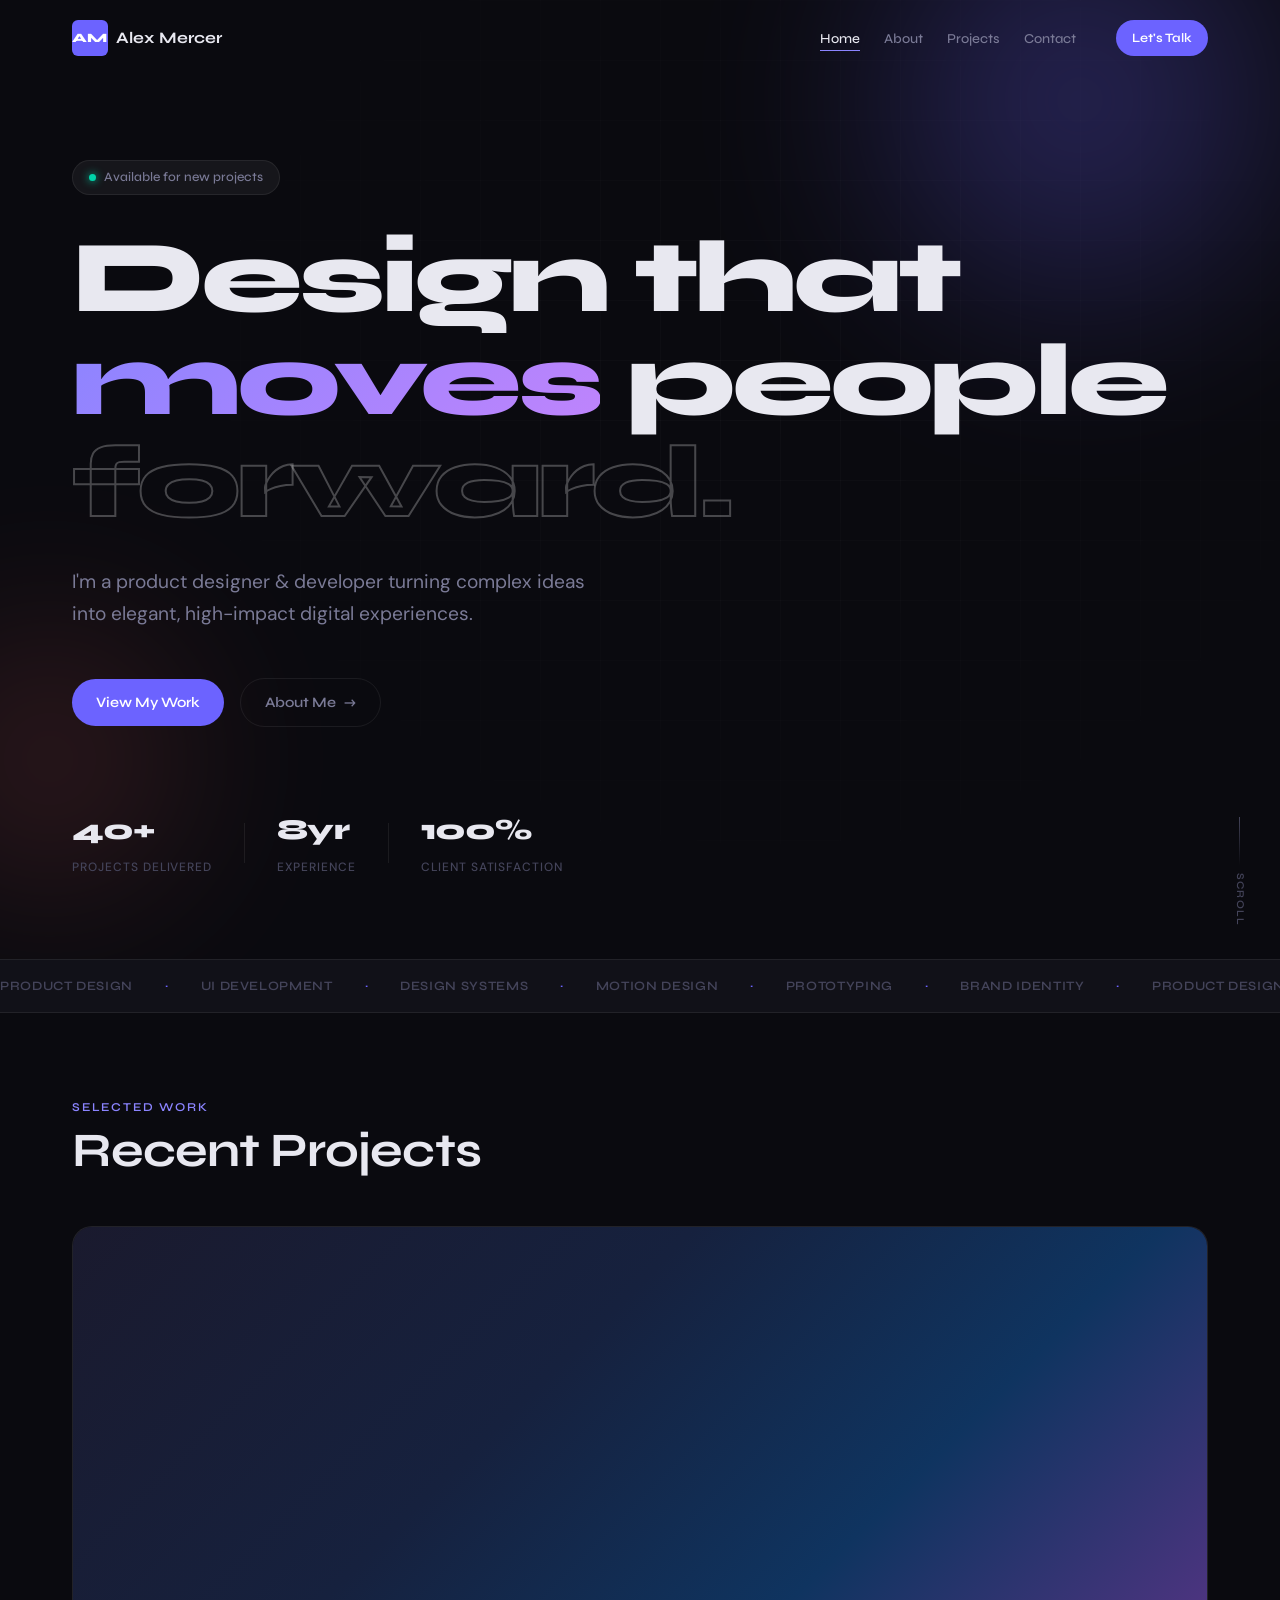
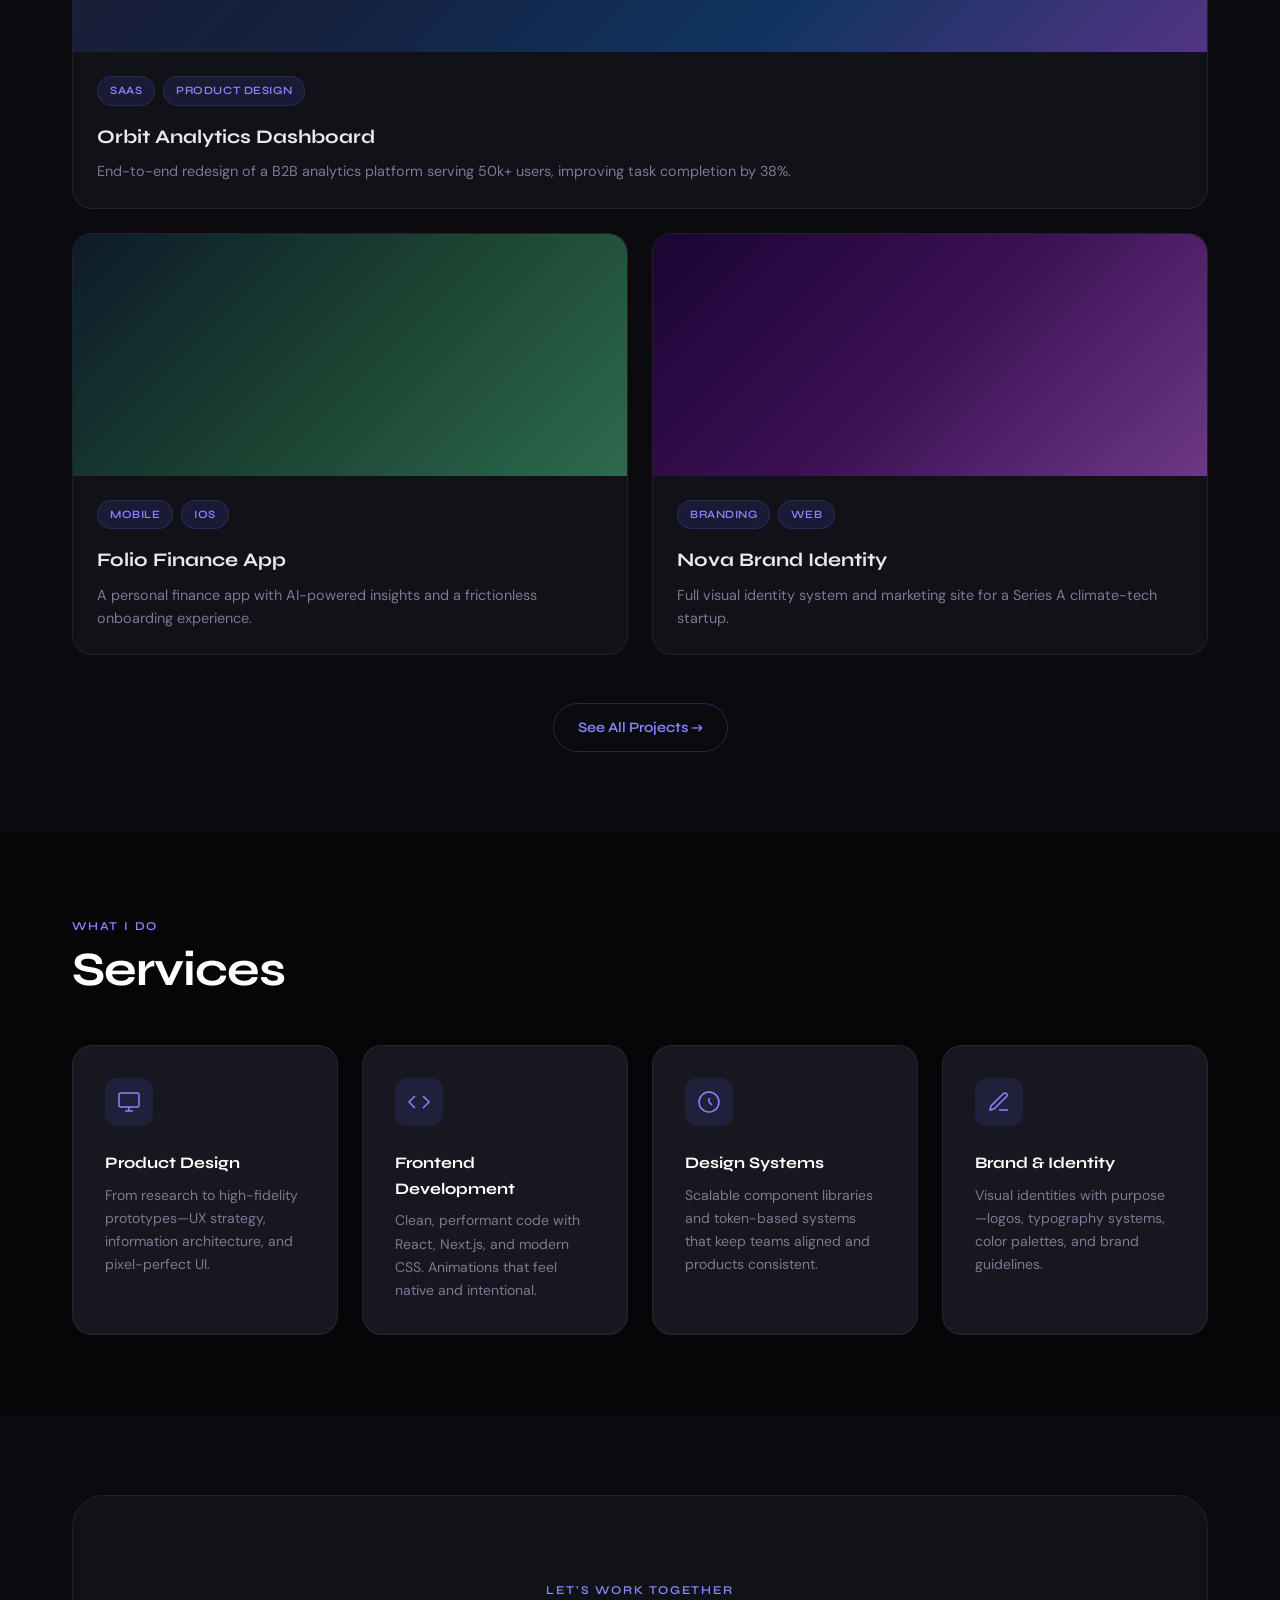
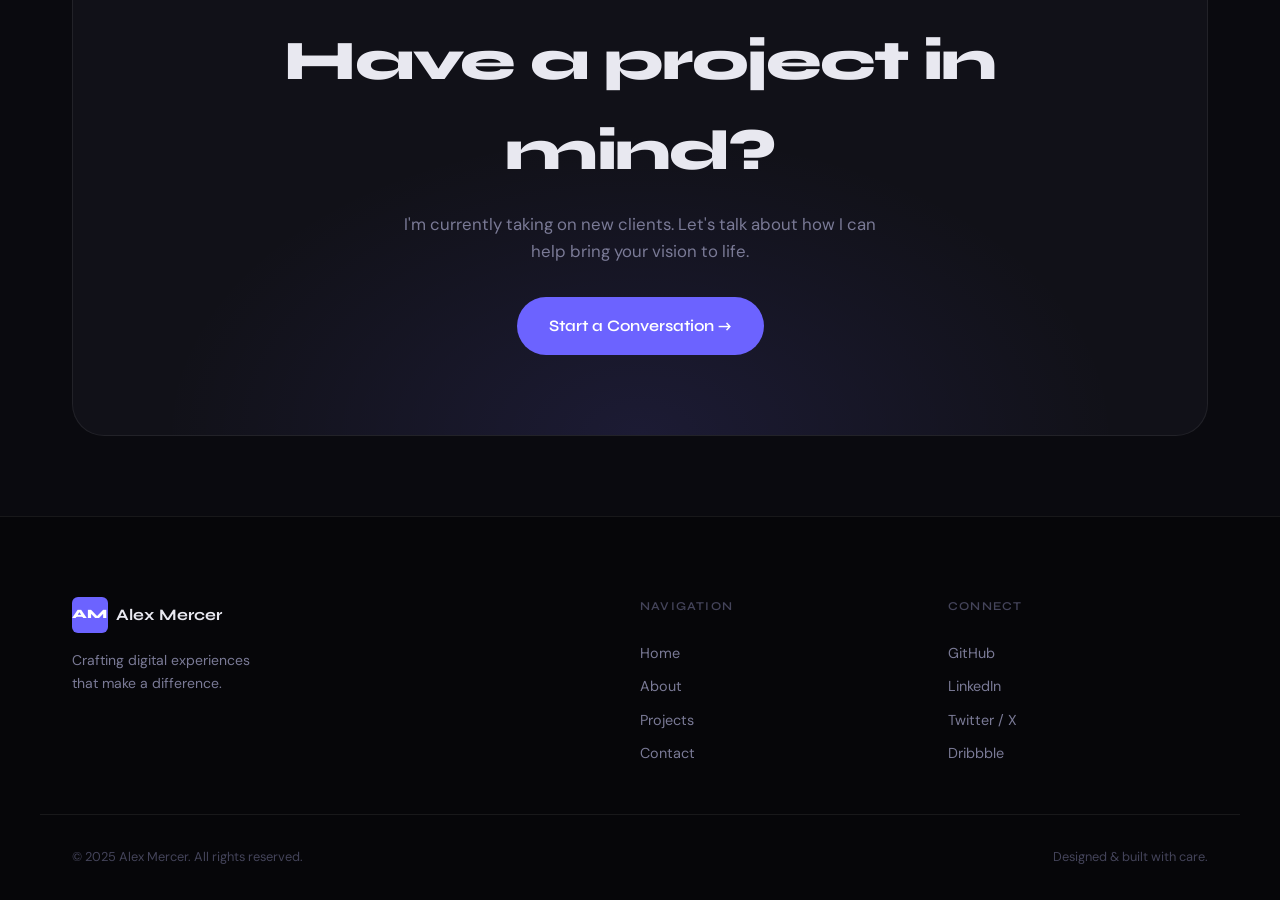
<file: index.html>
<!DOCTYPE html>
<html lang="en">
<head>
  <meta charset="UTF-8" />
  <meta name="viewport" content="width=device-width, initial-scale=1.0" />
  <title>Alex Mercer — Product Designer & Developer</title>
  <meta name="description" content="Alex Mercer is a product designer and developer crafting refined digital experiences for forward-thinking companies." />
  <meta name="keywords" content="product designer, developer, UI/UX, web design, frontend development" />
  <meta name="author" content="Alex Mercer" />
  <meta name="robots" content="index, follow" />

  <!-- Open Graph -->
  <meta property="og:title" content="Alex Mercer — Product Designer & Developer" />
  <meta property="og:description" content="Crafting refined digital experiences for forward-thinking companies." />
  <meta property="og:type" content="website" />
  <meta property="og:url" content="https://alexmercer.dev" />
  <meta property="og:image" content="https://alexmercer.dev/assets/images/og-image.png" />

  <!-- Twitter Card -->
  <meta name="twitter:card" content="summary_large_image" />
  <meta name="twitter:title" content="Alex Mercer — Product Designer & Developer" />
  <meta name="twitter:description" content="Crafting refined digital experiences for forward-thinking companies." />

  <!-- Canonical -->
  <link rel="canonical" href="https://alexmercer.dev" />

  <!-- Favicon -->
  <link rel="icon" type="image/svg+xml" href="assets/images/favicon.svg" />
  <link rel="apple-touch-icon" href="assets/images/apple-touch-icon.png" />

  <!-- Fonts -->
  <link rel="preconnect" href="https://fonts.googleapis.com" />
  <link rel="preconnect" href="https://fonts.gstatic.com" crossorigin />
  <link href="https://fonts.googleapis.com/css2?family=Syne:wght@400;500;600;700;800&family=DM+Sans:ital,opsz,wght@0,9..40,300;0,9..40,400;0,9..40,500;1,9..40,300&display=swap" rel="stylesheet" />

  <link rel="stylesheet" href="assets/css/main.css" />
  <link rel="stylesheet" href="assets/css/home.css" />
</head>
<body>

  <!-- Navigation -->
  <nav class="nav" id="nav">
    <div class="nav__inner">
      <a href="index.html" class="nav__logo">
        <span class="nav__logo-mark">AM</span>
        <span class="nav__logo-text">Alex Mercer</span>
      </a>
      <ul class="nav__links">
        <li><a href="index.html" class="nav__link nav__link--active">Home</a></li>
        <li><a href="pages/about.html" class="nav__link">About</a></li>
        <li><a href="pages/projects.html" class="nav__link">Projects</a></li>
        <li><a href="pages/contact.html" class="nav__link">Contact</a></li>
      </ul>
      <a href="pages/contact.html" class="btn btn--primary btn--sm nav__cta">Let's Talk</a>
      <button class="nav__hamburger" id="hamburger" aria-label="Toggle menu">
        <span></span><span></span><span></span>
      </button>
    </div>
    <div class="nav__mobile" id="mobileMenu">
      <ul>
        <li><a href="index.html">Home</a></li>
        <li><a href="pages/about.html">About</a></li>
        <li><a href="pages/projects.html">Projects</a></li>
        <li><a href="pages/contact.html">Contact</a></li>
      </ul>
    </div>
  </nav>

  <!-- Hero -->
  <section class="hero">
    <div class="hero__bg">
      <div class="hero__orb hero__orb--1"></div>
      <div class="hero__orb hero__orb--2"></div>
      <div class="hero__grid"></div>
    </div>
    <div class="container hero__inner">
      <div class="hero__badge reveal">
        <span class="hero__badge-dot"></span>
        Available for new projects
      </div>
      <h1 class="hero__title reveal reveal--delay-1">
        Design that<br/>
        <em>moves</em> people<br/>
        <span class="hero__title-outline">forward.</span>
      </h1>
      <p class="hero__sub reveal reveal--delay-2">
        I'm a product designer & developer turning complex ideas<br class="br-desktop"/>
        into elegant, high-impact digital experiences.
      </p>
      <div class="hero__actions reveal reveal--delay-3">
        <a href="pages/projects.html" class="btn btn--primary">View My Work</a>
        <a href="pages/about.html" class="btn btn--ghost">About Me <span class="btn__arrow">→</span></a>
      </div>
      <div class="hero__stats reveal reveal--delay-4">
        <div class="hero__stat">
          <strong>40+</strong>
          <span>Projects Delivered</span>
        </div>
        <div class="hero__stat-divider"></div>
        <div class="hero__stat">
          <strong>8yr</strong>
          <span>Experience</span>
        </div>
        <div class="hero__stat-divider"></div>
        <div class="hero__stat">
          <strong>100%</strong>
          <span>Client Satisfaction</span>
        </div>
      </div>
    </div>
    <div class="hero__scroll">
      <div class="hero__scroll-line"></div>
      <span>Scroll</span>
    </div>
  </section>

  <!-- Marquee -->
  <div class="marquee">
    <div class="marquee__track">
      <span>Product Design</span><span class="marquee__dot">·</span>
      <span>UI Development</span><span class="marquee__dot">·</span>
      <span>Design Systems</span><span class="marquee__dot">·</span>
      <span>Motion Design</span><span class="marquee__dot">·</span>
      <span>Prototyping</span><span class="marquee__dot">·</span>
      <span>Brand Identity</span><span class="marquee__dot">·</span>
      <span>Product Design</span><span class="marquee__dot">·</span>
      <span>UI Development</span><span class="marquee__dot">·</span>
      <span>Design Systems</span><span class="marquee__dot">·</span>
      <span>Motion Design</span><span class="marquee__dot">·</span>
      <span>Prototyping</span><span class="marquee__dot">·</span>
      <span>Brand Identity</span><span class="marquee__dot">·</span>
    </div>
  </div>

  <!-- Featured Work -->
  <section class="work section">
    <div class="container">
      <div class="section__header reveal">
        <span class="section__label">Selected Work</span>
        <h2 class="section__title">Recent Projects</h2>
      </div>
      <div class="work__grid">

        <article class="work__card work__card--featured reveal">
          <div class="work__card-img">
            <div class="work__card-placeholder work__card-placeholder--1"></div>
            <div class="work__card-overlay">
              <a href="pages/projects.html" class="work__card-link">View Project →</a>
            </div>
          </div>
          <div class="work__card-body">
            <div class="work__card-tags">
              <span class="tag">SaaS</span>
              <span class="tag">Product Design</span>
            </div>
            <h3>Orbit Analytics Dashboard</h3>
            <p>End-to-end redesign of a B2B analytics platform serving 50k+ users, improving task completion by 38%.</p>
          </div>
        </article>

        <article class="work__card reveal reveal--delay-1">
          <div class="work__card-img">
            <div class="work__card-placeholder work__card-placeholder--2"></div>
            <div class="work__card-overlay">
              <a href="pages/projects.html" class="work__card-link">View Project →</a>
            </div>
          </div>
          <div class="work__card-body">
            <div class="work__card-tags">
              <span class="tag">Mobile</span>
              <span class="tag">iOS</span>
            </div>
            <h3>Folio Finance App</h3>
            <p>A personal finance app with AI-powered insights and a frictionless onboarding experience.</p>
          </div>
        </article>

        <article class="work__card reveal reveal--delay-2">
          <div class="work__card-img">
            <div class="work__card-placeholder work__card-placeholder--3"></div>
            <div class="work__card-overlay">
              <a href="pages/projects.html" class="work__card-link">View Project →</a>
            </div>
          </div>
          <div class="work__card-body">
            <div class="work__card-tags">
              <span class="tag">Branding</span>
              <span class="tag">Web</span>
            </div>
            <h3>Nova Brand Identity</h3>
            <p>Full visual identity system and marketing site for a Series A climate-tech startup.</p>
          </div>
        </article>

      </div>
      <div class="work__footer reveal">
        <a href="pages/projects.html" class="btn btn--outline">See All Projects →</a>
      </div>
    </div>
  </section>

  <!-- Services -->
  <section class="services section section--dark">
    <div class="container">
      <div class="section__header reveal">
        <span class="section__label section__label--light">What I Do</span>
        <h2 class="section__title section__title--light">Services</h2>
      </div>
      <div class="services__grid">
        <div class="service reveal">
          <div class="service__icon">
            <svg width="24" height="24" viewBox="0 0 24 24" fill="none" stroke="currentColor" stroke-width="1.5"><rect x="2" y="3" width="20" height="14" rx="2"/><path d="M8 21h8M12 17v4"/></svg>
          </div>
          <h3>Product Design</h3>
          <p>From research to high-fidelity prototypes—UX strategy, information architecture, and pixel-perfect UI.</p>
        </div>
        <div class="service reveal reveal--delay-1">
          <div class="service__icon">
            <svg width="24" height="24" viewBox="0 0 24 24" fill="none" stroke="currentColor" stroke-width="1.5"><polyline points="16 18 22 12 16 6"/><polyline points="8 6 2 12 8 18"/></svg>
          </div>
          <h3>Frontend Development</h3>
          <p>Clean, performant code with React, Next.js, and modern CSS. Animations that feel native and intentional.</p>
        </div>
        <div class="service reveal reveal--delay-2">
          <div class="service__icon">
            <svg width="24" height="24" viewBox="0 0 24 24" fill="none" stroke="currentColor" stroke-width="1.5"><circle cx="12" cy="12" r="10"/><path d="M12 8v4l3 3"/></svg>
          </div>
          <h3>Design Systems</h3>
          <p>Scalable component libraries and token-based systems that keep teams aligned and products consistent.</p>
        </div>
        <div class="service reveal reveal--delay-3">
          <div class="service__icon">
            <svg width="24" height="24" viewBox="0 0 24 24" fill="none" stroke="currentColor" stroke-width="1.5"><path d="M12 20h9"/><path d="M16.5 3.5a2.121 2.121 0 013 3L7 19l-4 1 1-4L16.5 3.5z"/></svg>
          </div>
          <h3>Brand & Identity</h3>
          <p>Visual identities with purpose—logos, typography systems, color palettes, and brand guidelines.</p>
        </div>
      </div>
    </div>
  </section>

  <!-- CTA -->
  <section class="cta section">
    <div class="container">
      <div class="cta__card reveal">
        <div class="cta__bg"></div>
        <div class="cta__content">
          <span class="section__label">Let's Work Together</span>
          <h2>Have a project in mind?</h2>
          <p>I'm currently taking on new clients. Let's talk about how I can help bring your vision to life.</p>
          <a href="pages/contact.html" class="btn btn--primary btn--lg">Start a Conversation →</a>
        </div>
      </div>
    </div>
  </section>

  <!-- Footer -->
  <footer class="footer">
    <div class="container footer__inner">
      <div class="footer__brand">
        <a href="index.html" class="nav__logo">
          <span class="nav__logo-mark">AM</span>
          <span class="nav__logo-text">Alex Mercer</span>
        </a>
        <p>Crafting digital experiences<br/>that make a difference.</p>
      </div>
      <div class="footer__nav">
        <h4>Navigation</h4>
        <ul>
          <li><a href="index.html">Home</a></li>
          <li><a href="pages/about.html">About</a></li>
          <li><a href="pages/projects.html">Projects</a></li>
          <li><a href="pages/contact.html">Contact</a></li>
        </ul>
      </div>
      <div class="footer__social">
        <h4>Connect</h4>
        <ul>
          <li><a href="#">GitHub</a></li>
          <li><a href="#">LinkedIn</a></li>
          <li><a href="#">Twitter / X</a></li>
          <li><a href="#">Dribbble</a></li>
        </ul>
      </div>
    </div>
    <div class="container footer__bottom">
      <p>© 2025 Alex Mercer. All rights reserved.</p>
      <p>Designed & built with care.</p>
    </div>
  </footer>

  <script src="assets/js/main.js"></script>
</body>
</html>
</file>
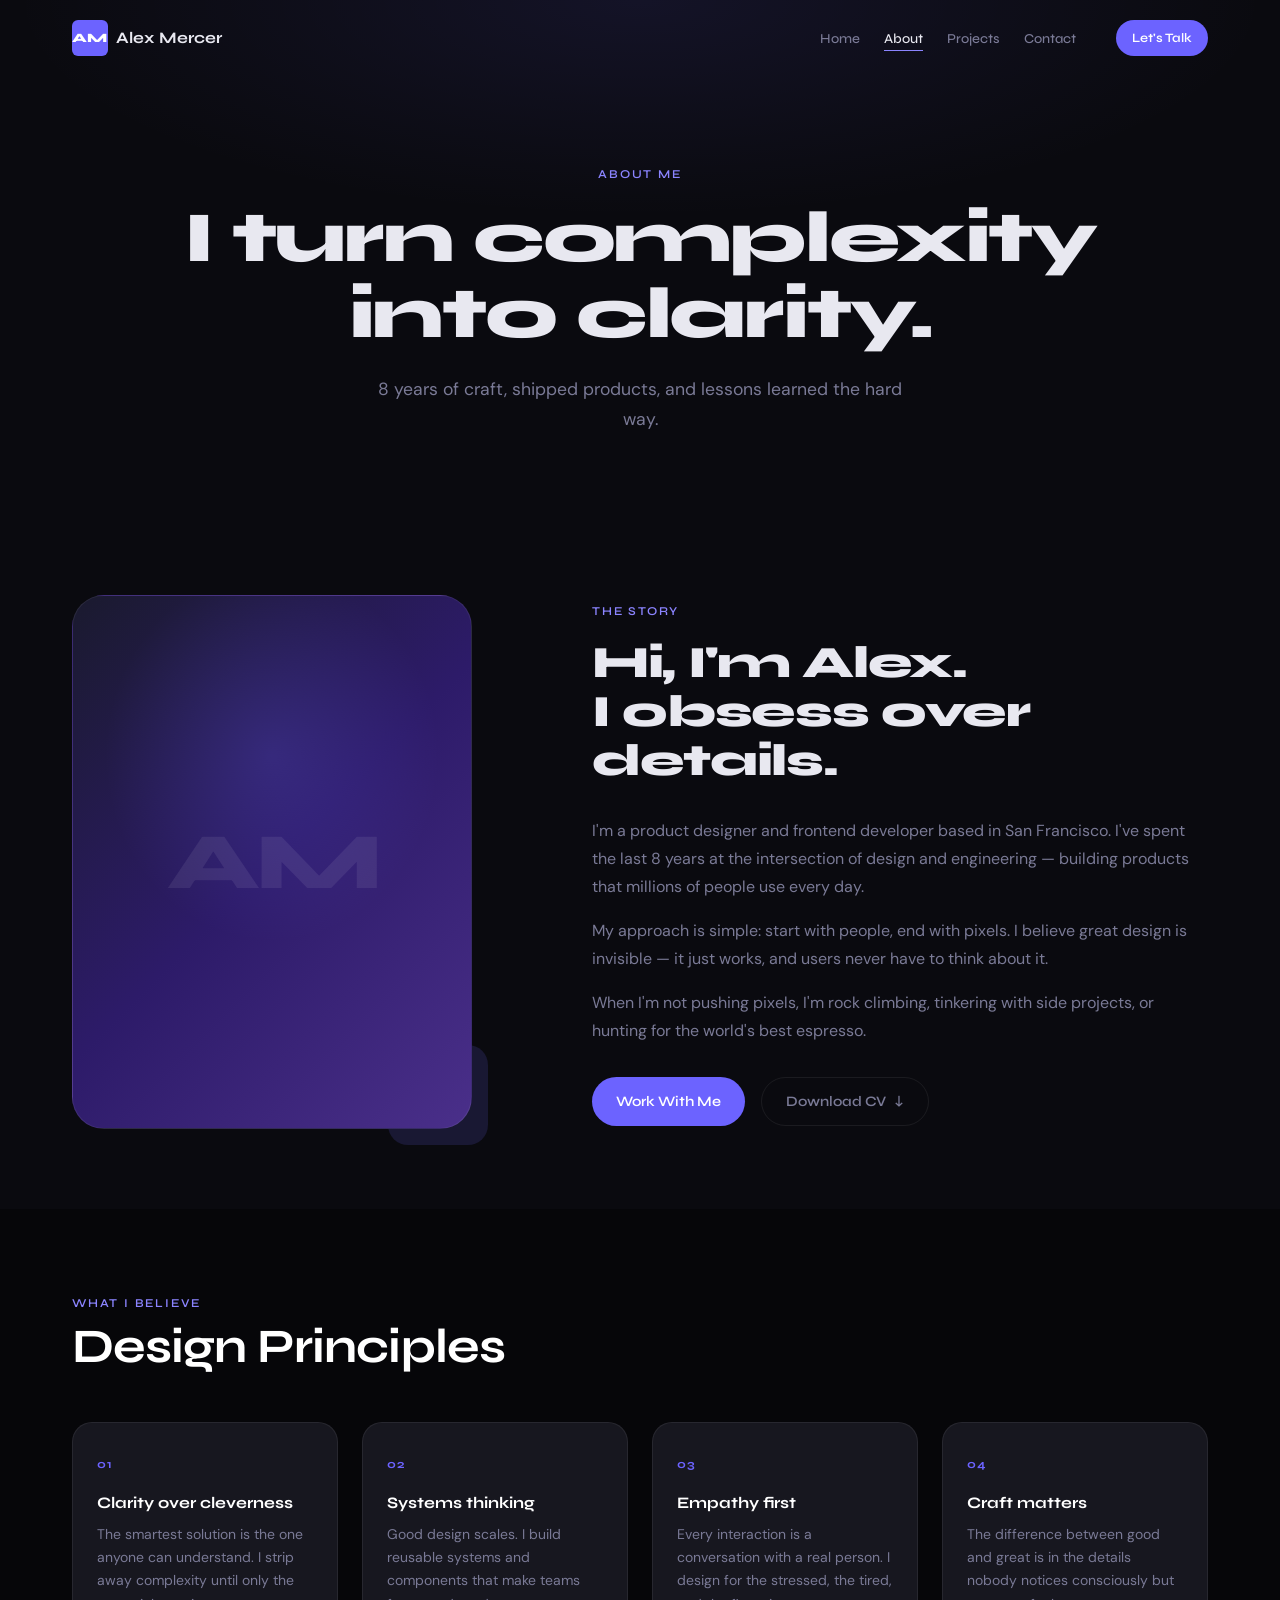
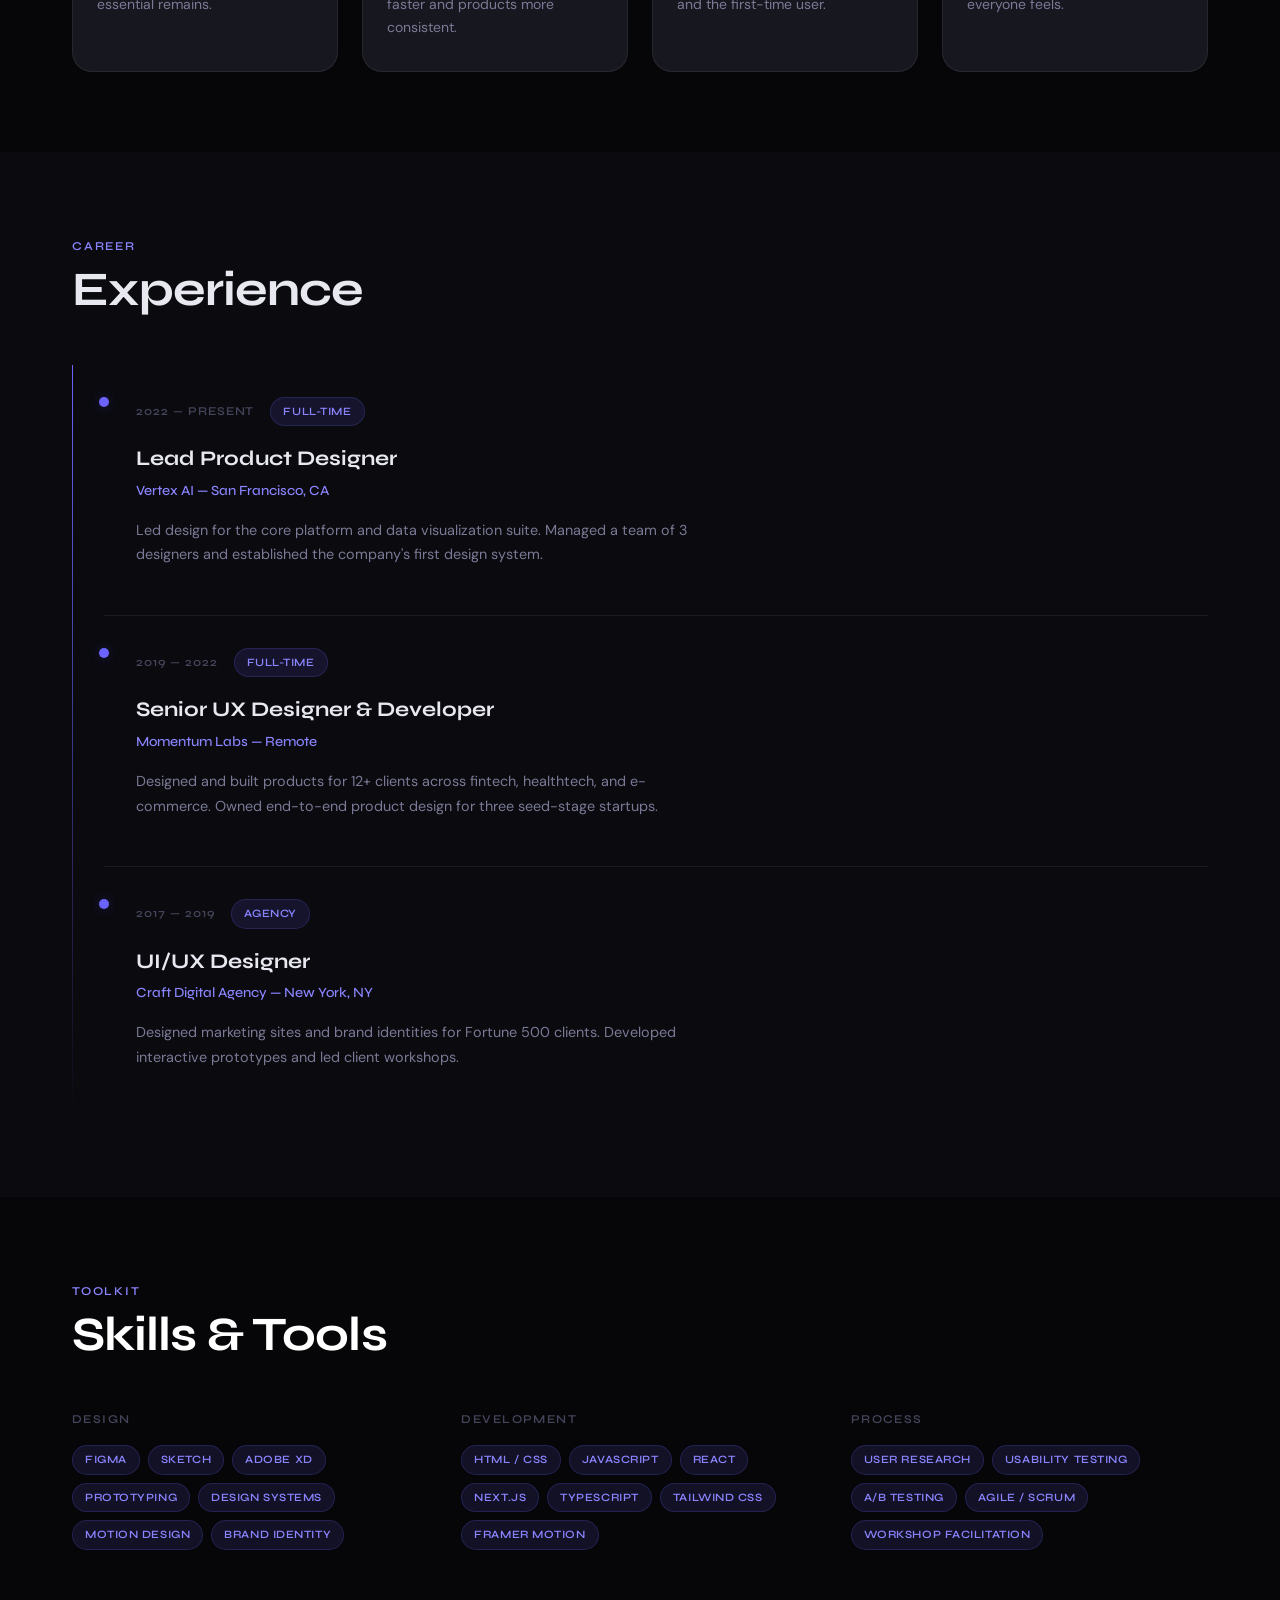
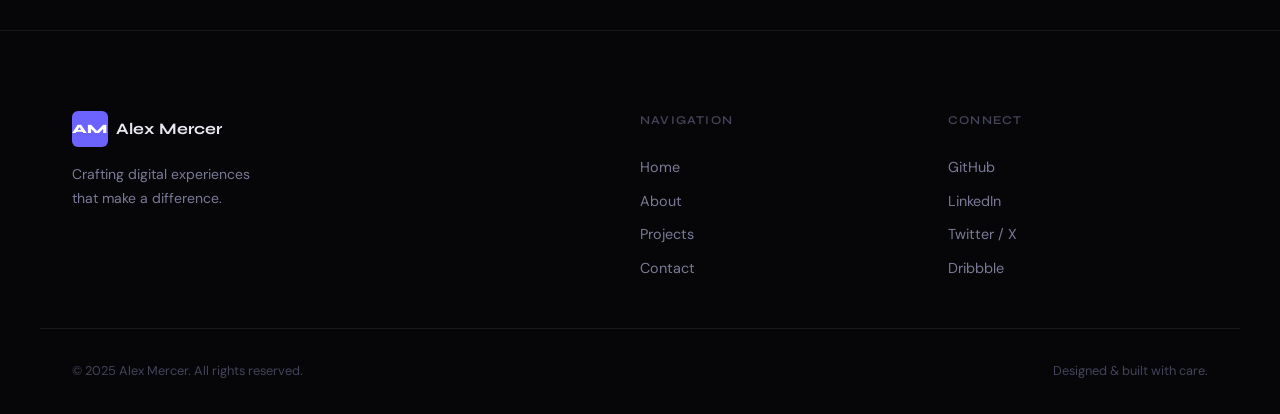
<file: pages/about.html>
<!DOCTYPE html>
<html lang="en">
<head>
  <meta charset="UTF-8" />
  <meta name="viewport" content="width=device-width, initial-scale=1.0" />
  <title>About — Alex Mercer</title>
  <meta name="description" content="Learn about Alex Mercer, a product designer and developer with 8 years of experience building digital products." />
  <meta name="robots" content="index, follow" />
  <link rel="canonical" href="https://alexmercer.dev/pages/about.html" />
  <link rel="icon" type="image/svg+xml" href="../assets/images/favicon.svg" />
  <link rel="preconnect" href="https://fonts.googleapis.com" />
  <link rel="preconnect" href="https://fonts.gstatic.com" crossorigin />
  <link href="https://fonts.googleapis.com/css2?family=Syne:wght@400;500;600;700;800&family=DM+Sans:ital,opsz,wght@0,9..40,300;0,9..40,400;0,9..40,500;1,9..40,300&display=swap" rel="stylesheet" />
  <link rel="stylesheet" href="../assets/css/main.css" />
  <link rel="stylesheet" href="../assets/css/about.css" />
</head>
<body>

  <nav class="nav" id="nav">
    <div class="nav__inner">
      <a href="../index.html" class="nav__logo">
        <span class="nav__logo-mark">AM</span>
        <span class="nav__logo-text">Alex Mercer</span>
      </a>
      <ul class="nav__links">
        <li><a href="../index.html" class="nav__link">Home</a></li>
        <li><a href="about.html" class="nav__link nav__link--active">About</a></li>
        <li><a href="projects.html" class="nav__link">Projects</a></li>
        <li><a href="contact.html" class="nav__link">Contact</a></li>
      </ul>
      <a href="contact.html" class="btn btn--primary btn--sm nav__cta">Let's Talk</a>
      <button class="nav__hamburger" id="hamburger" aria-label="Toggle menu">
        <span></span><span></span><span></span>
      </button>
    </div>
    <div class="nav__mobile" id="mobileMenu">
      <ul>
        <li><a href="../index.html">Home</a></li>
        <li><a href="about.html">About</a></li>
        <li><a href="projects.html">Projects</a></li>
        <li><a href="contact.html">Contact</a></li>
      </ul>
    </div>
  </nav>

  <!-- Page Hero -->
  <section class="page-hero">
    <div class="page-hero__bg"></div>
    <div class="container">
      <div class="page-hero__label reveal">About Me</div>
      <h1 class="reveal reveal--delay-1">I turn complexity<br/>into clarity.</h1>
      <p class="reveal reveal--delay-2">8 years of craft, shipped products, and lessons learned the hard way.</p>
    </div>
  </section>

  <!-- About Intro -->
  <section class="about section">
    <div class="container about__grid">
      <div class="about__photo reveal">
        <div class="about__photo-frame">
          <div class="about__photo-placeholder"></div>
          <div class="about__photo-accent"></div>
        </div>
      </div>
      <div class="about__content">
        <span class="section__label reveal">The Story</span>
        <h2 class="about__heading reveal reveal--delay-1">Hi, I'm Alex.<br/>I obsess over details.</h2>
        <div class="about__body reveal reveal--delay-2">
          <p>I'm a product designer and frontend developer based in San Francisco. I've spent the last 8 years at the intersection of design and engineering — building products that millions of people use every day.</p>
          <p>My approach is simple: start with people, end with pixels. I believe great design is invisible — it just works, and users never have to think about it.</p>
          <p>When I'm not pushing pixels, I'm rock climbing, tinkering with side projects, or hunting for the world's best espresso.</p>
        </div>
        <div class="about__actions reveal reveal--delay-3">
          <a href="contact.html" class="btn btn--primary">Work With Me</a>
          <a href="#" class="btn btn--ghost">Download CV <span class="btn__arrow">↓</span></a>
        </div>
      </div>
    </div>
  </section>

  <!-- Values -->
  <section class="values section section--dark">
    <div class="container">
      <div class="section__header reveal">
        <span class="section__label section__label--light">What I Believe</span>
        <h2 class="section__title section__title--light">Design Principles</h2>
      </div>
      <div class="values__grid">
        <div class="value reveal">
          <div class="value__num">01</div>
          <h3>Clarity over cleverness</h3>
          <p>The smartest solution is the one anyone can understand. I strip away complexity until only the essential remains.</p>
        </div>
        <div class="value reveal reveal--delay-1">
          <div class="value__num">02</div>
          <h3>Systems thinking</h3>
          <p>Good design scales. I build reusable systems and components that make teams faster and products more consistent.</p>
        </div>
        <div class="value reveal reveal--delay-2">
          <div class="value__num">03</div>
          <h3>Empathy first</h3>
          <p>Every interaction is a conversation with a real person. I design for the stressed, the tired, and the first-time user.</p>
        </div>
        <div class="value reveal reveal--delay-3">
          <div class="value__num">04</div>
          <h3>Craft matters</h3>
          <p>The difference between good and great is in the details nobody notices consciously but everyone feels.</p>
        </div>
      </div>
    </div>
  </section>

  <!-- Experience Timeline -->
  <section class="experience section">
    <div class="container">
      <div class="section__header reveal">
        <span class="section__label">Career</span>
        <h2 class="section__title">Experience</h2>
      </div>
      <div class="timeline">
        <div class="timeline__item reveal">
          <div class="timeline__dot"></div>
          <div class="timeline__content">
            <div class="timeline__meta">
              <span class="timeline__period">2022 — Present</span>
              <span class="tag">Full-time</span>
            </div>
            <h3>Lead Product Designer</h3>
            <h4>Vertex AI — San Francisco, CA</h4>
            <p>Led design for the core platform and data visualization suite. Managed a team of 3 designers and established the company's first design system.</p>
          </div>
        </div>
        <div class="timeline__item reveal reveal--delay-1">
          <div class="timeline__dot"></div>
          <div class="timeline__content">
            <div class="timeline__meta">
              <span class="timeline__period">2019 — 2022</span>
              <span class="tag">Full-time</span>
            </div>
            <h3>Senior UX Designer & Developer</h3>
            <h4>Momentum Labs — Remote</h4>
            <p>Designed and built products for 12+ clients across fintech, healthtech, and e-commerce. Owned end-to-end product design for three seed-stage startups.</p>
          </div>
        </div>
        <div class="timeline__item reveal reveal--delay-2">
          <div class="timeline__dot"></div>
          <div class="timeline__content">
            <div class="timeline__meta">
              <span class="timeline__period">2017 — 2019</span>
              <span class="tag">Agency</span>
            </div>
            <h3>UI/UX Designer</h3>
            <h4>Craft Digital Agency — New York, NY</h4>
            <p>Designed marketing sites and brand identities for Fortune 500 clients. Developed interactive prototypes and led client workshops.</p>
          </div>
        </div>
      </div>
    </div>
  </section>

  <!-- Skills -->
  <section class="skills section section--dark">
    <div class="container">
      <div class="section__header reveal">
        <span class="section__label section__label--light">Toolkit</span>
        <h2 class="section__title section__title--light">Skills & Tools</h2>
      </div>
      <div class="skills__grid">
        <div class="skill-group reveal">
          <h4>Design</h4>
          <div class="skill-tags">
            <span class="tag">Figma</span>
            <span class="tag">Sketch</span>
            <span class="tag">Adobe XD</span>
            <span class="tag">Prototyping</span>
            <span class="tag">Design Systems</span>
            <span class="tag">Motion Design</span>
            <span class="tag">Brand Identity</span>
          </div>
        </div>
        <div class="skill-group reveal reveal--delay-1">
          <h4>Development</h4>
          <div class="skill-tags">
            <span class="tag">HTML / CSS</span>
            <span class="tag">JavaScript</span>
            <span class="tag">React</span>
            <span class="tag">Next.js</span>
            <span class="tag">TypeScript</span>
            <span class="tag">Tailwind CSS</span>
            <span class="tag">Framer Motion</span>
          </div>
        </div>
        <div class="skill-group reveal reveal--delay-2">
          <h4>Process</h4>
          <div class="skill-tags">
            <span class="tag">User Research</span>
            <span class="tag">Usability Testing</span>
            <span class="tag">A/B Testing</span>
            <span class="tag">Agile / Scrum</span>
            <span class="tag">Workshop Facilitation</span>
          </div>
        </div>
      </div>
    </div>
  </section>

  <!-- Footer -->
  <footer class="footer">
    <div class="container footer__inner">
      <div class="footer__brand">
        <a href="../index.html" class="nav__logo">
          <span class="nav__logo-mark">AM</span>
          <span class="nav__logo-text">Alex Mercer</span>
        </a>
        <p>Crafting digital experiences<br/>that make a difference.</p>
      </div>
      <div class="footer__nav">
        <h4>Navigation</h4>
        <ul>
          <li><a href="../index.html">Home</a></li>
          <li><a href="about.html">About</a></li>
          <li><a href="projects.html">Projects</a></li>
          <li><a href="contact.html">Contact</a></li>
        </ul>
      </div>
      <div class="footer__social">
        <h4>Connect</h4>
        <ul>
          <li><a href="#">GitHub</a></li>
          <li><a href="#">LinkedIn</a></li>
          <li><a href="#">Twitter / X</a></li>
          <li><a href="#">Dribbble</a></li>
        </ul>
      </div>
    </div>
    <div class="container footer__bottom">
      <p>© 2025 Alex Mercer. All rights reserved.</p>
      <p>Designed & built with care.</p>
    </div>
  </footer>

  <script src="../assets/js/main.js"></script>
</body>
</html>
</file>
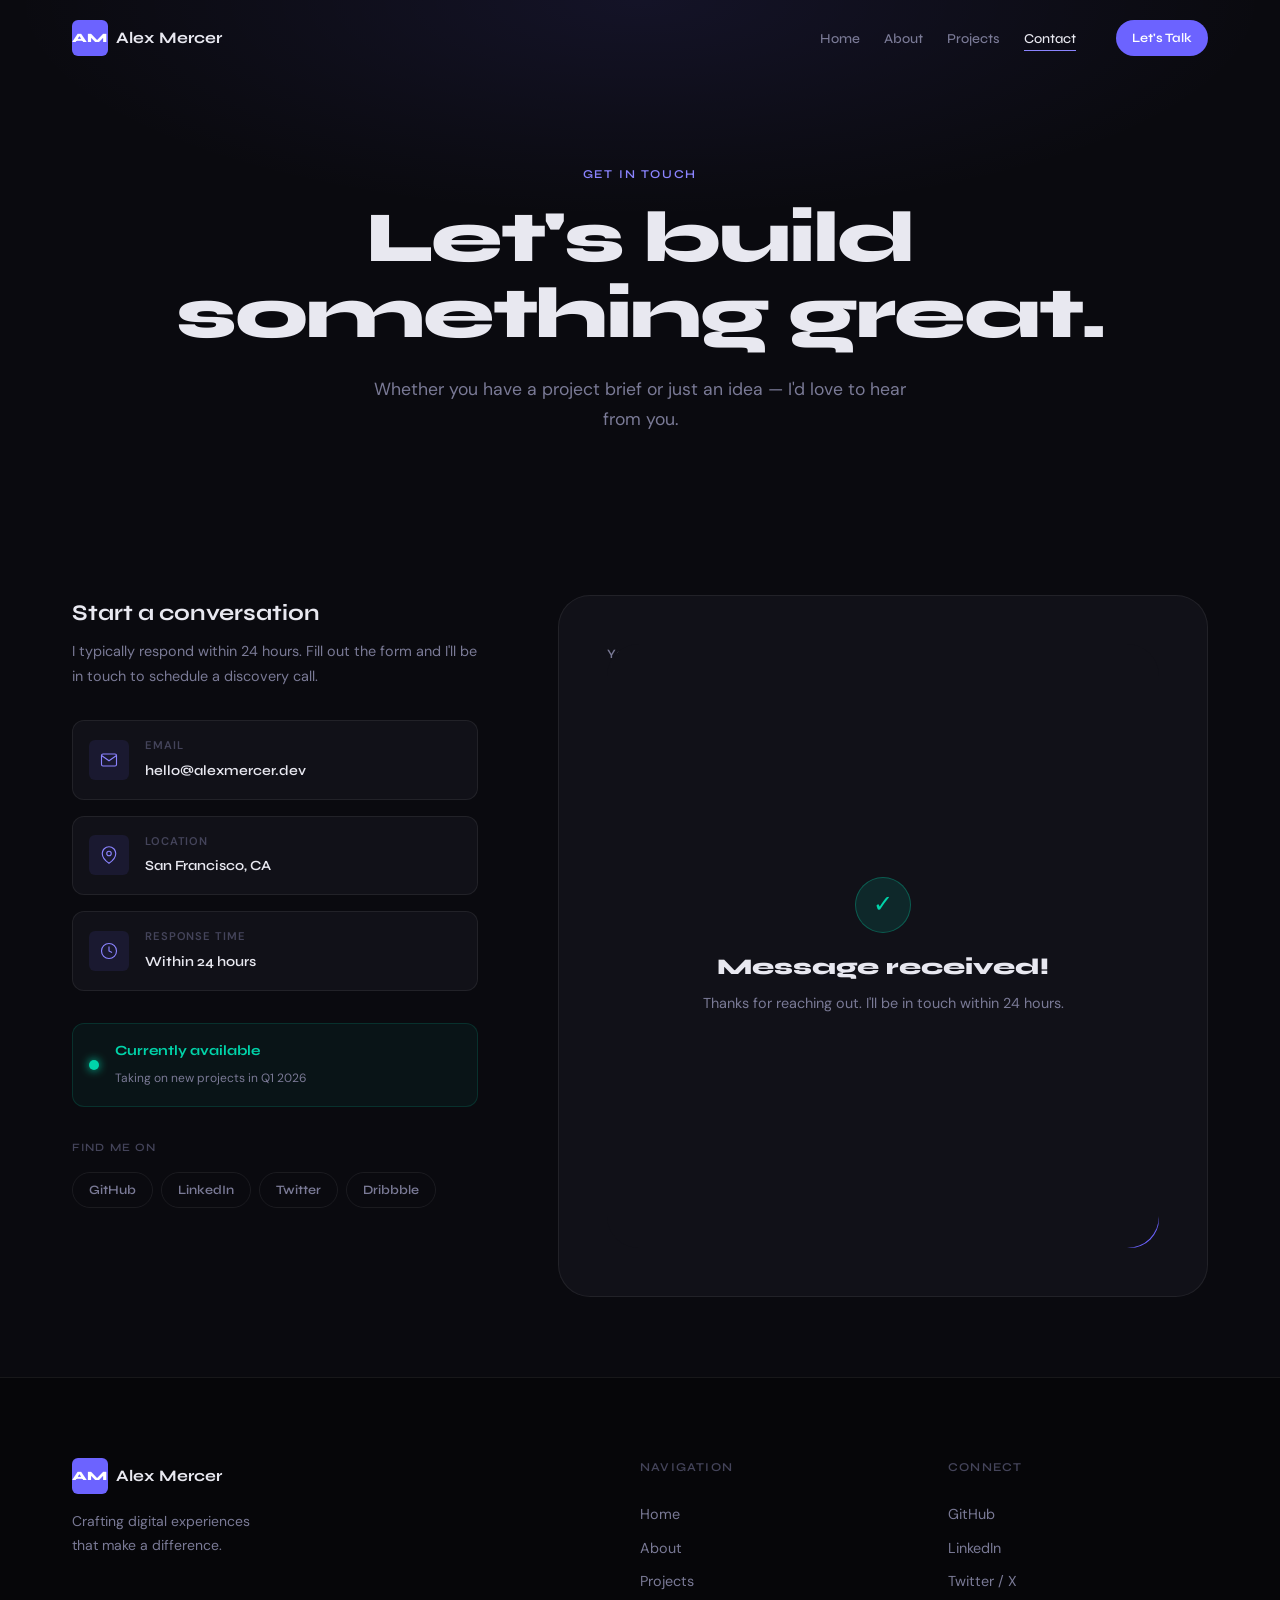
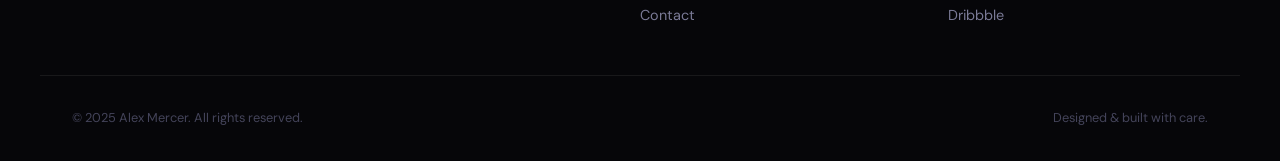
<file: pages/contact.html>
<!DOCTYPE html>
<html lang="en">
<head>
  <meta charset="UTF-8" />
  <meta name="viewport" content="width=device-width, initial-scale=1.0" />
  <title>Contact — Alex Mercer</title>
  <meta name="description" content="Get in touch with Alex Mercer to discuss your next product design or development project." />
  <meta name="robots" content="index, follow" />
  <link rel="canonical" href="https://alexmercer.dev/pages/contact.html" />
  <link rel="icon" type="image/svg+xml" href="../assets/images/favicon.svg" />
  <link rel="preconnect" href="https://fonts.googleapis.com" />
  <link rel="preconnect" href="https://fonts.gstatic.com" crossorigin />
  <link href="https://fonts.googleapis.com/css2?family=Syne:wght@400;500;600;700;800&family=DM+Sans:ital,opsz,wght@0,9..40,300;0,9..40,400;0,9..40,500;1,9..40,300&display=swap" rel="stylesheet" />
  <link rel="stylesheet" href="../assets/css/main.css" />
  <link rel="stylesheet" href="../assets/css/contact.css" />
</head>
<body>

  <nav class="nav" id="nav">
    <div class="nav__inner">
      <a href="../index.html" class="nav__logo">
        <span class="nav__logo-mark">AM</span>
        <span class="nav__logo-text">Alex Mercer</span>
      </a>
      <ul class="nav__links">
        <li><a href="../index.html" class="nav__link">Home</a></li>
        <li><a href="about.html" class="nav__link">About</a></li>
        <li><a href="projects.html" class="nav__link">Projects</a></li>
        <li><a href="contact.html" class="nav__link nav__link--active">Contact</a></li>
      </ul>
      <a href="contact.html" class="btn btn--primary btn--sm nav__cta">Let's Talk</a>
      <button class="nav__hamburger" id="hamburger" aria-label="Toggle menu">
        <span></span><span></span><span></span>
      </button>
    </div>
    <div class="nav__mobile" id="mobileMenu">
      <ul>
        <li><a href="../index.html">Home</a></li>
        <li><a href="about.html">About</a></li>
        <li><a href="projects.html">Projects</a></li>
        <li><a href="contact.html">Contact</a></li>
      </ul>
    </div>
  </nav>

  <!-- Page Hero -->
  <section class="page-hero">
    <div class="page-hero__bg"></div>
    <div class="container">
      <div class="page-hero__label reveal">Get In Touch</div>
      <h1 class="reveal reveal--delay-1">Let's build<br/>something great.</h1>
      <p class="reveal reveal--delay-2">Whether you have a project brief or just an idea — I'd love to hear from you.</p>
    </div>
  </section>

  <!-- Contact -->
  <section class="contact section">
    <div class="container contact__layout">

      <!-- Info Sidebar -->
      <aside class="contact__info">
        <div class="contact__info-block reveal">
          <h3>Start a conversation</h3>
          <p>I typically respond within 24 hours. Fill out the form and I'll be in touch to schedule a discovery call.</p>
        </div>

        <div class="contact__details reveal reveal--delay-1">
          <a href="mailto:hello@alexmercer.dev" class="contact__detail">
            <div class="contact__detail-icon">
              <svg width="18" height="18" viewBox="0 0 24 24" fill="none" stroke="currentColor" stroke-width="1.5"><path d="M4 4h16c1.1 0 2 .9 2 2v12c0 1.1-.9 2-2 2H4c-1.1 0-2-.9-2-2V6c0-1.1.9-2 2-2z"/><polyline points="22,6 12,13 2,6"/></svg>
            </div>
            <div>
              <span>Email</span>
              <strong>hello@alexmercer.dev</strong>
            </div>
          </a>
          <a href="#" class="contact__detail">
            <div class="contact__detail-icon">
              <svg width="18" height="18" viewBox="0 0 24 24" fill="none" stroke="currentColor" stroke-width="1.5"><path d="M21 10c0 7-9 13-9 13s-9-6-9-13a9 9 0 0 1 18 0z"/><circle cx="12" cy="10" r="3"/></svg>
            </div>
            <div>
              <span>Location</span>
              <strong>San Francisco, CA</strong>
            </div>
          </a>
          <a href="#" class="contact__detail">
            <div class="contact__detail-icon">
              <svg width="18" height="18" viewBox="0 0 24 24" fill="none" stroke="currentColor" stroke-width="1.5"><circle cx="12" cy="12" r="10"/><polyline points="12 6 12 12 16 14"/></svg>
            </div>
            <div>
              <span>Response Time</span>
              <strong>Within 24 hours</strong>
            </div>
          </a>
        </div>

        <div class="contact__availability reveal reveal--delay-2">
          <div class="contact__avail-indicator"></div>
          <div>
            <strong>Currently available</strong>
            <span>Taking on new projects in Q1 2026</span>
          </div>
        </div>

        <div class="contact__social reveal reveal--delay-3">
          <h4>Find me on</h4>
          <div class="contact__social-links">
            <a href="#" class="contact__social-link">GitHub</a>
            <a href="#" class="contact__social-link">LinkedIn</a>
            <a href="#" class="contact__social-link">Twitter</a>
            <a href="#" class="contact__social-link">Dribbble</a>
          </div>
        </div>
      </aside>

      <!-- Contact Form -->
      <div class="contact__form-wrap reveal reveal--delay-1">
        <form class="contact__form" id="contactForm" novalidate>
          <div class="form__row">
            <div class="form__group">
              <label for="name">Your Name *</label>
              <input type="text" id="name" name="name" placeholder="Jane Smith" required autocomplete="name" />
              <span class="form__error" id="nameError"></span>
            </div>
            <div class="form__group">
              <label for="email">Email Address *</label>
              <input type="email" id="email" name="email" placeholder="jane@company.com" required autocomplete="email" />
              <span class="form__error" id="emailError"></span>
            </div>
          </div>
          <div class="form__group">
            <label for="subject">Subject</label>
            <input type="text" id="subject" name="subject" placeholder="Project inquiry, collaboration, etc." />
          </div>
          <div class="form__group">
            <label for="budget">Project Budget</label>
            <select id="budget" name="budget">
              <option value="" disabled selected>Select a range</option>
              <option value="<5k">Under $5,000</option>
              <option value="5-15k">$5,000 – $15,000</option>
              <option value="15-50k">$15,000 – $50,000</option>
              <option value="50k+">$50,000+</option>
              <option value="undecided">Not sure yet</option>
            </select>
          </div>
          <div class="form__group">
            <label for="message">Message *</label>
            <textarea id="message" name="message" rows="5" placeholder="Tell me about your project, goals, timeline..." required></textarea>
            <span class="form__error" id="messageError"></span>
          </div>
          <div class="form__footer">
            <button type="submit" class="btn btn--primary btn--lg" id="submitBtn">
              <span class="btn__text">Send Message</span>
              <span class="btn__loading" hidden>Sending…</span>
            </button>
          </div>
          <div class="form__success" id="formSuccess" hidden>
            <div class="form__success-icon">✓</div>
            <h4>Message received!</h4>
            <p>Thanks for reaching out. I'll be in touch within 24 hours.</p>
          </div>
        </form>
      </div>

    </div>
  </section>

  <footer class="footer">
    <div class="container footer__inner">
      <div class="footer__brand">
        <a href="../index.html" class="nav__logo">
          <span class="nav__logo-mark">AM</span>
          <span class="nav__logo-text">Alex Mercer</span>
        </a>
        <p>Crafting digital experiences<br/>that make a difference.</p>
      </div>
      <div class="footer__nav">
        <h4>Navigation</h4>
        <ul>
          <li><a href="../index.html">Home</a></li>
          <li><a href="about.html">About</a></li>
          <li><a href="projects.html">Projects</a></li>
          <li><a href="contact.html">Contact</a></li>
        </ul>
      </div>
      <div class="footer__social">
        <h4>Connect</h4>
        <ul>
          <li><a href="#">GitHub</a></li>
          <li><a href="#">LinkedIn</a></li>
          <li><a href="#">Twitter / X</a></li>
          <li><a href="#">Dribbble</a></li>
        </ul>
      </div>
    </div>
    <div class="container footer__bottom">
      <p>© 2025 Alex Mercer. All rights reserved.</p>
      <p>Designed & built with care.</p>
    </div>
  </footer>

  <script src="../assets/js/main.js"></script>
  <script src="../assets/js/contact.js"></script>
</body>
</html>
</file>
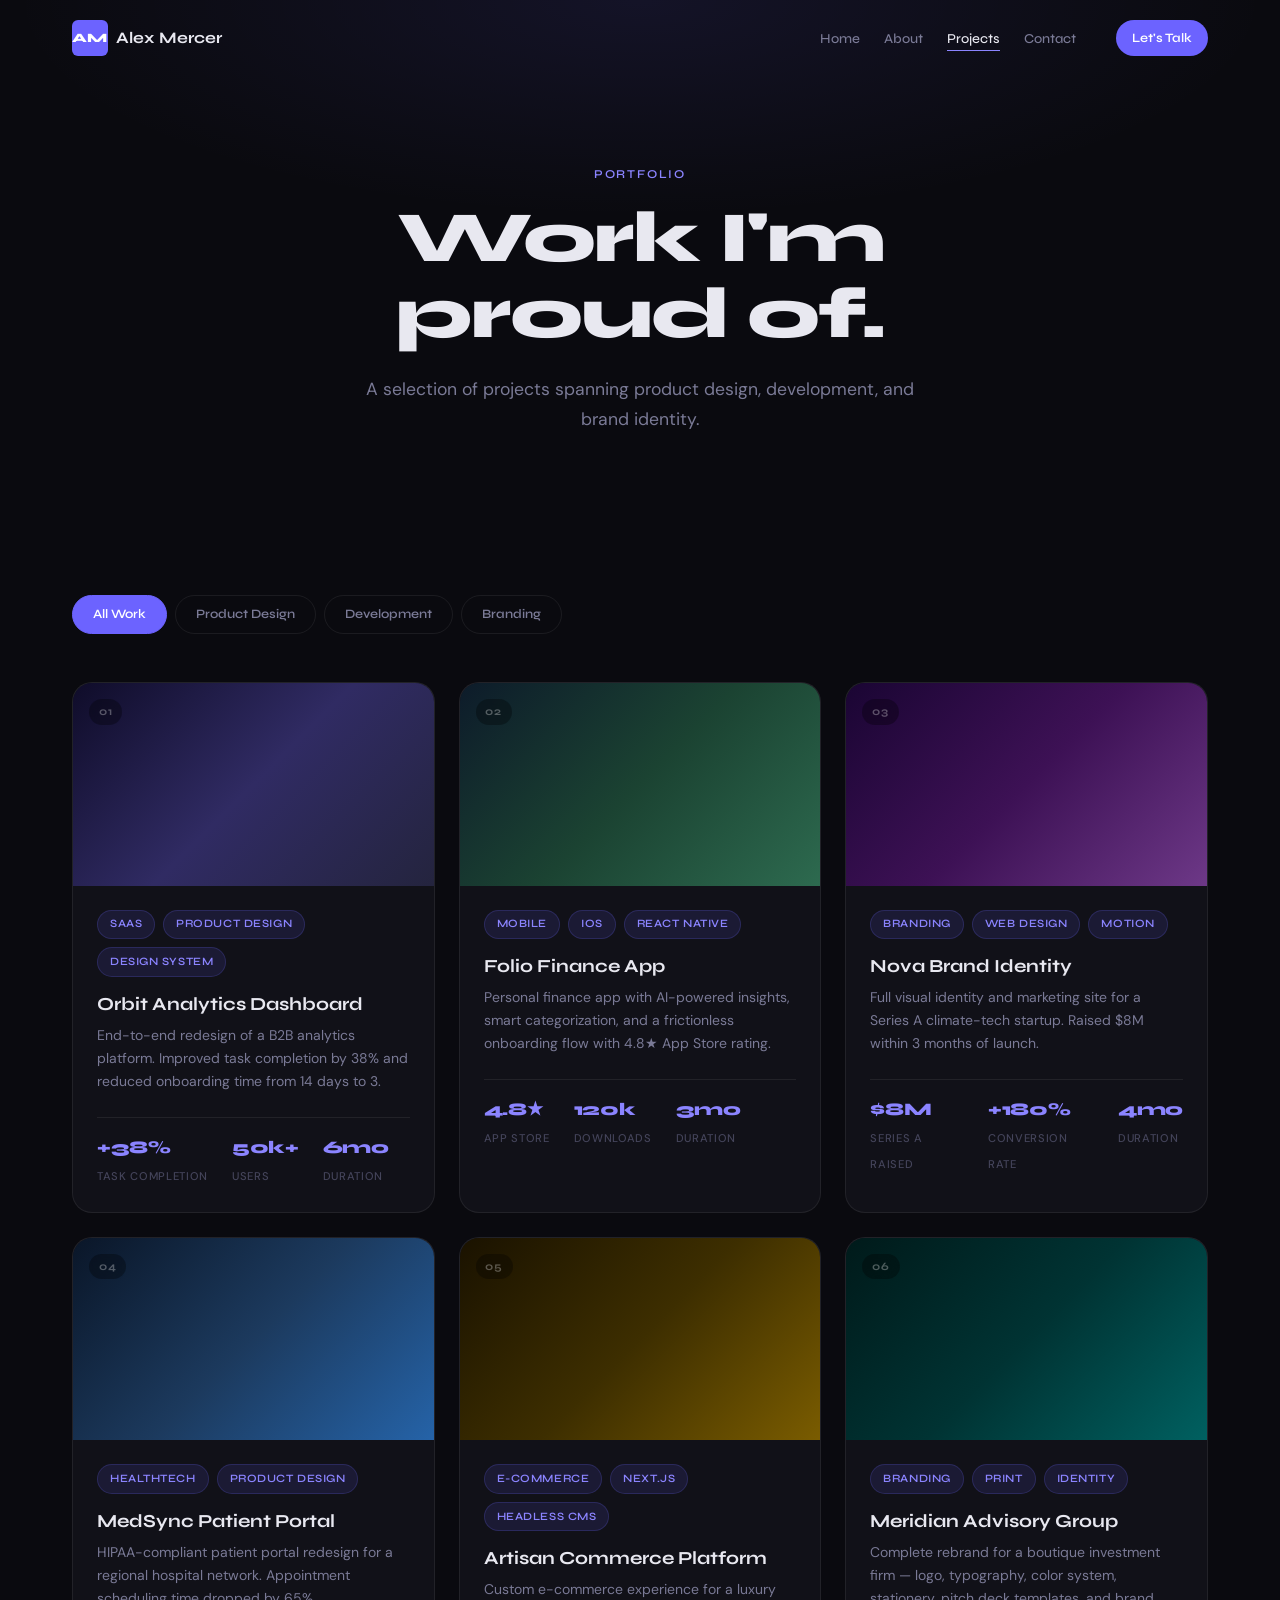
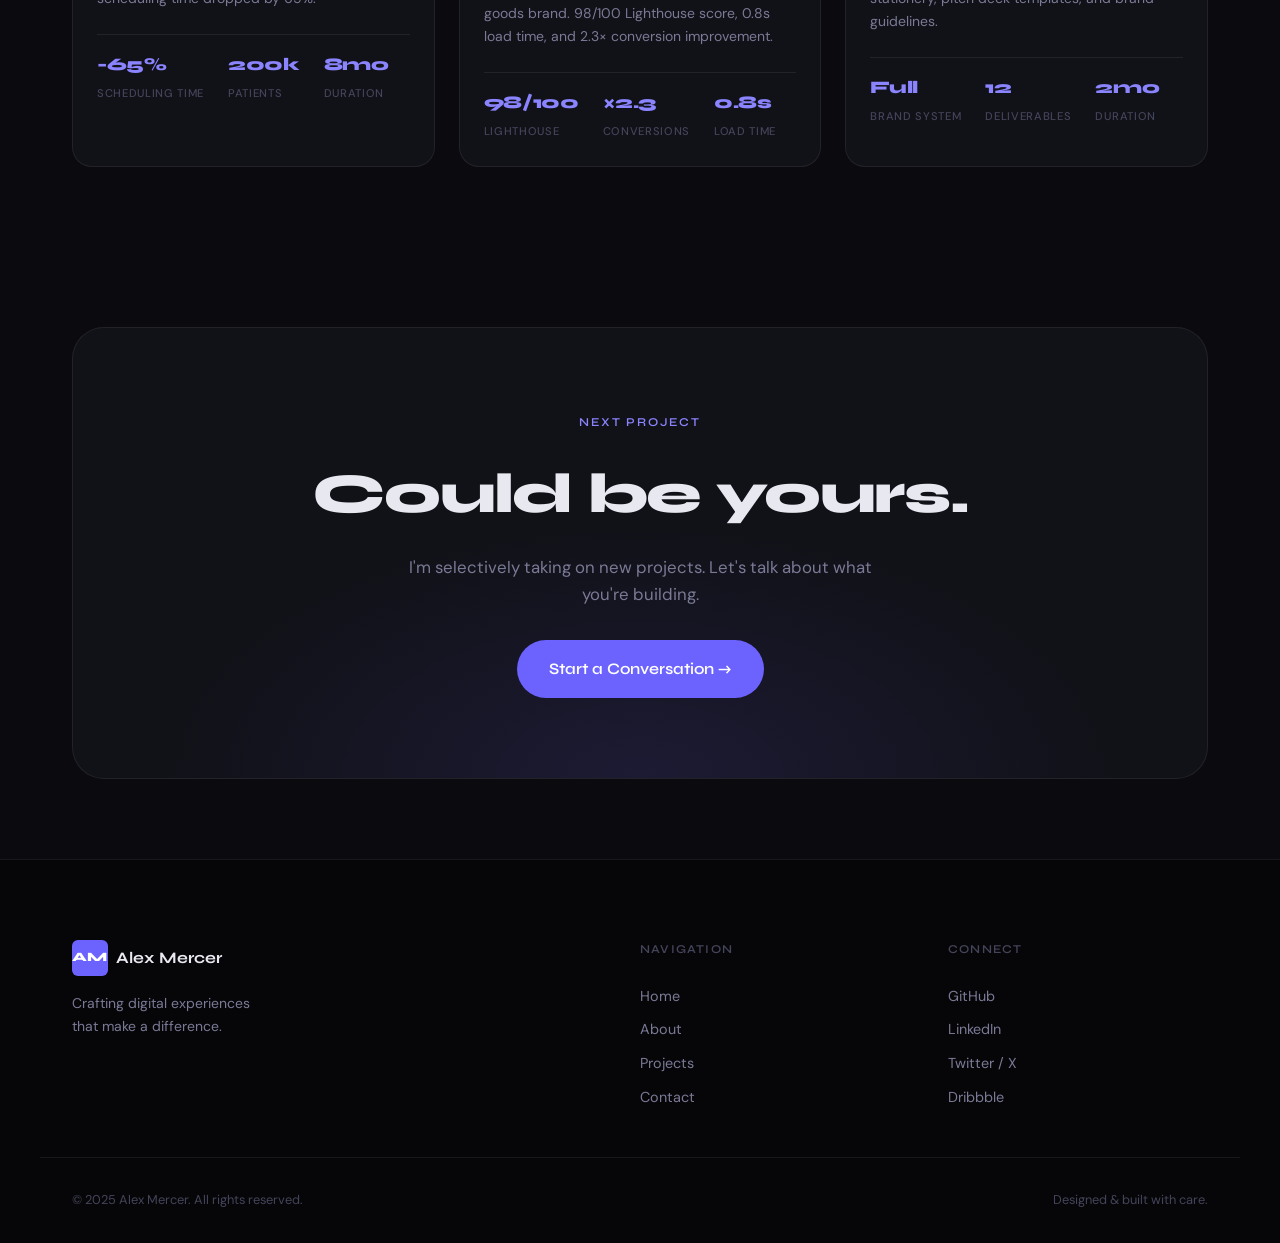
<file: pages/projects.html>
<!DOCTYPE html>
<html lang="en">
<head>
  <meta charset="UTF-8" />
  <meta name="viewport" content="width=device-width, initial-scale=1.0" />
  <title>Projects — Alex Mercer</title>
  <meta name="description" content="Browse Alex Mercer's portfolio of product design and frontend development work across SaaS, mobile, and brand projects." />
  <meta name="robots" content="index, follow" />
  <link rel="canonical" href="https://alexmercer.dev/pages/projects.html" />
  <link rel="icon" type="image/svg+xml" href="../assets/images/favicon.svg" />
  <link rel="preconnect" href="https://fonts.googleapis.com" />
  <link rel="preconnect" href="https://fonts.gstatic.com" crossorigin />
  <link href="https://fonts.googleapis.com/css2?family=Syne:wght@400;500;600;700;800&family=DM+Sans:ital,opsz,wght@0,9..40,300;0,9..40,400;0,9..40,500;1,9..40,300&display=swap" rel="stylesheet" />
  <link rel="stylesheet" href="../assets/css/main.css" />
  <link rel="stylesheet" href="../assets/css/projects.css" />
</head>
<body>

  <nav class="nav" id="nav">
    <div class="nav__inner">
      <a href="../index.html" class="nav__logo">
        <span class="nav__logo-mark">AM</span>
        <span class="nav__logo-text">Alex Mercer</span>
      </a>
      <ul class="nav__links">
        <li><a href="../index.html" class="nav__link">Home</a></li>
        <li><a href="about.html" class="nav__link">About</a></li>
        <li><a href="projects.html" class="nav__link nav__link--active">Projects</a></li>
        <li><a href="contact.html" class="nav__link">Contact</a></li>
      </ul>
      <a href="contact.html" class="btn btn--primary btn--sm nav__cta">Let's Talk</a>
      <button class="nav__hamburger" id="hamburger" aria-label="Toggle menu">
        <span></span><span></span><span></span>
      </button>
    </div>
    <div class="nav__mobile" id="mobileMenu">
      <ul>
        <li><a href="../index.html">Home</a></li>
        <li><a href="about.html">About</a></li>
        <li><a href="projects.html">Projects</a></li>
        <li><a href="contact.html">Contact</a></li>
      </ul>
    </div>
  </nav>

  <!-- Page Hero -->
  <section class="page-hero">
    <div class="page-hero__bg"></div>
    <div class="container">
      <div class="page-hero__label reveal">Portfolio</div>
      <h1 class="reveal reveal--delay-1">Work I'm<br/>proud of.</h1>
      <p class="reveal reveal--delay-2">A selection of projects spanning product design, development, and brand identity.</p>
    </div>
  </section>

  <!-- Filter -->
  <section class="projects section">
    <div class="container">
      <div class="filter reveal">
        <button class="filter__btn filter__btn--active" data-filter="all">All Work</button>
        <button class="filter__btn" data-filter="product">Product Design</button>
        <button class="filter__btn" data-filter="dev">Development</button>
        <button class="filter__btn" data-filter="brand">Branding</button>
      </div>

      <div class="projects__grid" id="projectsGrid">

        <article class="project-card reveal" data-category="product">
          <div class="project-card__img">
            <div class="project-card__bg" style="background: linear-gradient(135deg, #0f0c29, #302b63, #24243e);"></div>
            <div class="project-card__number">01</div>
            <div class="project-card__overlay">
              <span>View Case Study →</span>
            </div>
          </div>
          <div class="project-card__body">
            <div class="project-card__tags">
              <span class="tag">SaaS</span>
              <span class="tag">Product Design</span>
              <span class="tag">Design System</span>
            </div>
            <h3>Orbit Analytics Dashboard</h3>
            <p>End-to-end redesign of a B2B analytics platform. Improved task completion by 38% and reduced onboarding time from 14 days to 3.</p>
            <div class="project-card__stats">
              <div class="project-stat">
                <strong>+38%</strong>
                <span>Task Completion</span>
              </div>
              <div class="project-stat">
                <strong>50k+</strong>
                <span>Users</span>
              </div>
              <div class="project-stat">
                <strong>6mo</strong>
                <span>Duration</span>
              </div>
            </div>
          </div>
        </article>

        <article class="project-card reveal reveal--delay-1" data-category="dev">
          <div class="project-card__img">
            <div class="project-card__bg" style="background: linear-gradient(135deg, #0d1b2a, #1b4332, #2d6a4f);"></div>
            <div class="project-card__number">02</div>
            <div class="project-card__overlay">
              <span>View Case Study →</span>
            </div>
          </div>
          <div class="project-card__body">
            <div class="project-card__tags">
              <span class="tag">Mobile</span>
              <span class="tag">iOS</span>
              <span class="tag">React Native</span>
            </div>
            <h3>Folio Finance App</h3>
            <p>Personal finance app with AI-powered insights, smart categorization, and a frictionless onboarding flow with 4.8★ App Store rating.</p>
            <div class="project-card__stats">
              <div class="project-stat">
                <strong>4.8★</strong>
                <span>App Store</span>
              </div>
              <div class="project-stat">
                <strong>120k</strong>
                <span>Downloads</span>
              </div>
              <div class="project-stat">
                <strong>3mo</strong>
                <span>Duration</span>
              </div>
            </div>
          </div>
        </article>

        <article class="project-card reveal reveal--delay-2" data-category="brand">
          <div class="project-card__img">
            <div class="project-card__bg" style="background: linear-gradient(135deg, #1a0533, #3d1155, #6d3887);"></div>
            <div class="project-card__number">03</div>
            <div class="project-card__overlay">
              <span>View Case Study →</span>
            </div>
          </div>
          <div class="project-card__body">
            <div class="project-card__tags">
              <span class="tag">Branding</span>
              <span class="tag">Web Design</span>
              <span class="tag">Motion</span>
            </div>
            <h3>Nova Brand Identity</h3>
            <p>Full visual identity and marketing site for a Series A climate-tech startup. Raised $8M within 3 months of launch.</p>
            <div class="project-card__stats">
              <div class="project-stat">
                <strong>$8M</strong>
                <span>Series A Raised</span>
              </div>
              <div class="project-stat">
                <strong>+180%</strong>
                <span>Conversion Rate</span>
              </div>
              <div class="project-stat">
                <strong>4mo</strong>
                <span>Duration</span>
              </div>
            </div>
          </div>
        </article>

        <article class="project-card reveal" data-category="product">
          <div class="project-card__img">
            <div class="project-card__bg" style="background: linear-gradient(135deg, #0a1628, #1c3a5e, #2563a8);"></div>
            <div class="project-card__number">04</div>
            <div class="project-card__overlay">
              <span>View Case Study →</span>
            </div>
          </div>
          <div class="project-card__body">
            <div class="project-card__tags">
              <span class="tag">HealthTech</span>
              <span class="tag">Product Design</span>
            </div>
            <h3>MedSync Patient Portal</h3>
            <p>HIPAA-compliant patient portal redesign for a regional hospital network. Appointment scheduling time dropped by 65%.</p>
            <div class="project-card__stats">
              <div class="project-stat">
                <strong>-65%</strong>
                <span>Scheduling Time</span>
              </div>
              <div class="project-stat">
                <strong>200k</strong>
                <span>Patients</span>
              </div>
              <div class="project-stat">
                <strong>8mo</strong>
                <span>Duration</span>
              </div>
            </div>
          </div>
        </article>

        <article class="project-card reveal reveal--delay-1" data-category="dev">
          <div class="project-card__img">
            <div class="project-card__bg" style="background: linear-gradient(135deg, #1a1200, #3d2e00, #7a5c00);"></div>
            <div class="project-card__number">05</div>
            <div class="project-card__overlay">
              <span>View Case Study →</span>
            </div>
          </div>
          <div class="project-card__body">
            <div class="project-card__tags">
              <span class="tag">E-commerce</span>
              <span class="tag">Next.js</span>
              <span class="tag">Headless CMS</span>
            </div>
            <h3>Artisan Commerce Platform</h3>
            <p>Custom e-commerce experience for a luxury goods brand. 98/100 Lighthouse score, 0.8s load time, and 2.3× conversion improvement.</p>
            <div class="project-card__stats">
              <div class="project-stat">
                <strong>98/100</strong>
                <span>Lighthouse</span>
              </div>
              <div class="project-stat">
                <strong>×2.3</strong>
                <span>Conversions</span>
              </div>
              <div class="project-stat">
                <strong>0.8s</strong>
                <span>Load Time</span>
              </div>
            </div>
          </div>
        </article>

        <article class="project-card reveal reveal--delay-2" data-category="brand">
          <div class="project-card__img">
            <div class="project-card__bg" style="background: linear-gradient(135deg, #001a1a, #003333, #006060);"></div>
            <div class="project-card__number">06</div>
            <div class="project-card__overlay">
              <span>View Case Study →</span>
            </div>
          </div>
          <div class="project-card__body">
            <div class="project-card__tags">
              <span class="tag">Branding</span>
              <span class="tag">Print</span>
              <span class="tag">Identity</span>
            </div>
            <h3>Meridian Advisory Group</h3>
            <p>Complete rebrand for a boutique investment firm — logo, typography, color system, stationery, pitch deck templates, and brand guidelines.</p>
            <div class="project-card__stats">
              <div class="project-stat">
                <strong>Full</strong>
                <span>Brand System</span>
              </div>
              <div class="project-stat">
                <strong>12</strong>
                <span>Deliverables</span>
              </div>
              <div class="project-stat">
                <strong>2mo</strong>
                <span>Duration</span>
              </div>
            </div>
          </div>
        </article>

      </div>
    </div>
  </section>

  <!-- CTA -->
  <section class="cta section">
    <div class="container">
      <div class="cta__card reveal">
        <div class="cta__bg"></div>
        <div class="cta__content">
          <span class="section__label">Next Project</span>
          <h2>Could be yours.</h2>
          <p>I'm selectively taking on new projects. Let's talk about what you're building.</p>
          <a href="contact.html" class="btn btn--primary btn--lg">Start a Conversation →</a>
        </div>
      </div>
    </div>
  </section>

  <footer class="footer">
    <div class="container footer__inner">
      <div class="footer__brand">
        <a href="../index.html" class="nav__logo">
          <span class="nav__logo-mark">AM</span>
          <span class="nav__logo-text">Alex Mercer</span>
        </a>
        <p>Crafting digital experiences<br/>that make a difference.</p>
      </div>
      <div class="footer__nav">
        <h4>Navigation</h4>
        <ul>
          <li><a href="../index.html">Home</a></li>
          <li><a href="about.html">About</a></li>
          <li><a href="projects.html">Projects</a></li>
          <li><a href="contact.html">Contact</a></li>
        </ul>
      </div>
      <div class="footer__social">
        <h4>Connect</h4>
        <ul>
          <li><a href="#">GitHub</a></li>
          <li><a href="#">LinkedIn</a></li>
          <li><a href="#">Twitter / X</a></li>
          <li><a href="#">Dribbble</a></li>
        </ul>
      </div>
    </div>
    <div class="container footer__bottom">
      <p>© 2025 Alex Mercer. All rights reserved.</p>
      <p>Designed & built with care.</p>
    </div>
  </footer>

  <script src="../assets/js/main.js"></script>
  <script src="../assets/js/projects.js"></script>
</body>
</html>
</file>
<file: assets/css/main.css>
/* ============================================
   MAIN.CSS — Design System & Global Styles
   ============================================ */

/* --- Fonts --- */
@import url('https://fonts.googleapis.com/css2?family=Syne:wght@400;500;600;700;800&family=DM+Sans:ital,opsz,wght@0,9..40,300;0,9..40,400;0,9..40,500;1,9..40,300&display=swap');

/* --- Reset & Base --- */
*, *::before, *::after { box-sizing: border-box; margin: 0; padding: 0; }
html { scroll-behavior: smooth; font-size: 16px; }
body {
  font-family: 'DM Sans', sans-serif;
  background: var(--bg);
  color: var(--text);
  line-height: 1.6;
  overflow-x: hidden;
  -webkit-font-smoothing: antialiased;
}
img, video { max-width: 100%; display: block; }
a { color: inherit; text-decoration: none; }
ul { list-style: none; }
button { cursor: pointer; border: none; background: none; font: inherit; }

/* --- Design Tokens --- */
:root {
  /* Colors */
  --bg:            #0a0a0f;
  --bg-surface:    #111118;
  --bg-raised:     #17171f;
  --bg-dark:       #060609;
  --border:        rgba(255,255,255,0.07);
  --border-hover:  rgba(255,255,255,0.14);

  --text:          #e8e8f0;
  --text-muted:    #7a7a96;
  --text-faint:    #44445a;

  --accent:        #6c63ff;
  --accent-bright: #8b84ff;
  --accent-glow:   rgba(108, 99, 255, 0.25);
  --accent-2:      #ff6b6b;
  --accent-3:      #00d4aa;

  /* Typography */
  --font-display: 'Syne', sans-serif;
  --font-body:    'DM Sans', sans-serif;

  /* Spacing */
  --space-xs:  0.25rem;
  --space-sm:  0.5rem;
  --space-md:  1rem;
  --space-lg:  1.5rem;
  --space-xl:  2rem;
  --space-2xl: 3rem;
  --space-3xl: 5rem;

  /* Radius */
  --radius-sm:  6px;
  --radius-md:  12px;
  --radius-lg:  20px;
  --radius-xl:  32px;
  --radius-full: 9999px;

  /* Transitions */
  --ease: cubic-bezier(0.4, 0, 0.2, 1);
  --ease-spring: cubic-bezier(0.34, 1.56, 0.64, 1);
  --duration: 0.3s;

  /* Shadows */
  --shadow-sm: 0 2px 8px rgba(0,0,0,0.4);
  --shadow-md: 0 8px 32px rgba(0,0,0,0.5);
  --shadow-lg: 0 24px 64px rgba(0,0,0,0.6);
  --shadow-accent: 0 0 40px var(--accent-glow);
}

/* --- Layout --- */
.container {
  width: 100%;
  max-width: 1200px;
  margin: 0 auto;
  padding: 0 var(--space-xl);
}

.section {
  padding: var(--space-3xl) 0;
}
.section--dark {
  background: var(--bg-dark);
}

/* --- Section Headers --- */
.section__header {
  margin-bottom: var(--space-2xl);
}
.section__label {
  display: inline-block;
  font-family: var(--font-display);
  font-size: 0.75rem;
  font-weight: 600;
  letter-spacing: 0.15em;
  text-transform: uppercase;
  color: var(--accent-bright);
  margin-bottom: var(--space-sm);
}
.section__label--light { color: var(--accent-bright); }
.section__title {
  font-family: var(--font-display);
  font-size: clamp(2rem, 4vw, 3rem);
  font-weight: 700;
  line-height: 1.1;
  letter-spacing: -0.02em;
  color: var(--text);
}
.section__title--light { color: #fff; }

/* --- Buttons --- */
.btn {
  display: inline-flex;
  align-items: center;
  gap: var(--space-sm);
  font-family: var(--font-display);
  font-size: 0.9rem;
  font-weight: 600;
  padding: 0.75rem 1.5rem;
  border-radius: var(--radius-full);
  transition: all var(--duration) var(--ease);
  white-space: nowrap;
}
.btn--primary {
  background: var(--accent);
  color: #fff;
  box-shadow: 0 0 0 0 var(--accent-glow);
}
.btn--primary:hover {
  background: var(--accent-bright);
  transform: translateY(-2px);
  box-shadow: 0 8px 30px var(--accent-glow);
}
.btn--ghost {
  background: transparent;
  color: var(--text-muted);
  border: 1px solid var(--border);
}
.btn--ghost:hover {
  color: var(--text);
  border-color: var(--border-hover);
  background: rgba(255,255,255,0.04);
}
.btn--outline {
  background: transparent;
  color: var(--accent-bright);
  border: 1px solid rgba(108,99,255,0.3);
}
.btn--outline:hover {
  background: rgba(108,99,255,0.08);
  border-color: var(--accent);
}
.btn--lg { padding: 1rem 2rem; font-size: 1rem; }
.btn--sm { padding: 0.5rem 1rem; font-size: 0.8rem; }
.btn__arrow { transition: transform var(--duration) var(--ease); }
.btn:hover .btn__arrow { transform: translateX(4px); }

/* --- Tags --- */
.tag {
  display: inline-block;
  font-size: 0.7rem;
  font-weight: 600;
  font-family: var(--font-display);
  letter-spacing: 0.05em;
  text-transform: uppercase;
  padding: 0.3rem 0.75rem;
  border-radius: var(--radius-full);
  background: rgba(108, 99, 255, 0.12);
  color: var(--accent-bright);
  border: 1px solid rgba(108, 99, 255, 0.2);
}

/* --- Navigation --- */
.nav {
  position: fixed;
  top: 0; left: 0; right: 0;
  z-index: 100;
  transition: background var(--duration) var(--ease),
              box-shadow var(--duration) var(--ease);
}
.nav.scrolled {
  background: rgba(10, 10, 15, 0.85);
  backdrop-filter: blur(20px);
  -webkit-backdrop-filter: blur(20px);
  box-shadow: 0 1px 0 var(--border);
}
.nav__inner {
  display: flex;
  align-items: center;
  gap: var(--space-xl);
  padding: 1.25rem var(--space-xl);
  max-width: 1200px;
  margin: 0 auto;
}
.nav__logo {
  display: flex;
  align-items: center;
  gap: var(--space-sm);
  margin-right: auto;
}
.nav__logo-mark {
  width: 36px; height: 36px;
  background: var(--accent);
  border-radius: var(--radius-sm);
  display: flex;
  align-items: center;
  justify-content: center;
  font-family: var(--font-display);
  font-weight: 800;
  font-size: 0.8rem;
  color: #fff;
  letter-spacing: 0.02em;
}
.nav__logo-text {
  font-family: var(--font-display);
  font-weight: 700;
  font-size: 1rem;
  color: var(--text);
}
.nav__links {
  display: flex;
  gap: var(--space-lg);
}
.nav__link {
  font-family: var(--font-display);
  font-size: 0.85rem;
  font-weight: 500;
  color: var(--text-muted);
  transition: color var(--duration);
  position: relative;
}
.nav__link::after {
  content: '';
  position: absolute;
  bottom: -4px; left: 0;
  width: 0; height: 1.5px;
  background: var(--accent-bright);
  transition: width var(--duration) var(--ease);
}
.nav__link:hover { color: var(--text); }
.nav__link:hover::after,
.nav__link--active::after { width: 100%; }
.nav__link--active { color: var(--text); }
.nav__cta { margin-left: var(--space-sm); }
.nav__hamburger {
  display: none;
  flex-direction: column;
  gap: 5px;
  padding: 4px;
}
.nav__hamburger span {
  display: block;
  width: 22px; height: 1.5px;
  background: var(--text-muted);
  transition: all var(--duration) var(--ease);
  transform-origin: center;
}
.nav__hamburger.open span:nth-child(1) { transform: translateY(6.5px) rotate(45deg); }
.nav__hamburger.open span:nth-child(2) { opacity: 0; }
.nav__hamburger.open span:nth-child(3) { transform: translateY(-6.5px) rotate(-45deg); }
.nav__mobile {
  display: none;
  background: var(--bg-surface);
  border-top: 1px solid var(--border);
  padding: var(--space-lg) var(--space-xl);
}
.nav__mobile.open { display: block; }
.nav__mobile ul { display: flex; flex-direction: column; gap: var(--space-md); }
.nav__mobile a {
  font-family: var(--font-display);
  font-size: 1.1rem;
  font-weight: 600;
  color: var(--text-muted);
}
.nav__mobile a:hover { color: var(--text); }

/* --- Work Cards --- */
.work__grid {
  display: grid;
  grid-template-columns: 1fr 1fr;
  grid-template-rows: auto auto;
  gap: var(--space-lg);
}
.work__card--featured {
  grid-column: 1 / -1;
}
.work__card {
  background: var(--bg-surface);
  border: 1px solid var(--border);
  border-radius: var(--radius-lg);
  overflow: hidden;
  transition: border-color var(--duration), transform var(--duration) var(--ease),
              box-shadow var(--duration);
}
.work__card:hover {
  border-color: var(--border-hover);
  transform: translateY(-4px);
  box-shadow: var(--shadow-lg);
}
.work__card-img {
  position: relative;
  overflow: hidden;
  aspect-ratio: 16/7;
}
.work__card--featured .work__card-img { aspect-ratio: 16/6; }
.work__card-placeholder {
  width: 100%; height: 100%;
  transition: transform 0.6s var(--ease);
}
.work__card:hover .work__card-placeholder { transform: scale(1.04); }
.work__card-placeholder--1 {
  background: linear-gradient(135deg, #1a1a2e 0%, #16213e 40%, #0f3460 70%, #533483 100%);
}
.work__card-placeholder--2 {
  background: linear-gradient(135deg, #0d1b2a 0%, #1b4332 50%, #2d6a4f 100%);
}
.work__card-placeholder--3 {
  background: linear-gradient(135deg, #1a0533 0%, #3d1155 50%, #6d3887 100%);
}
.work__card-overlay {
  position: absolute;
  inset: 0;
  background: rgba(10,10,15,0.5);
  display: flex;
  align-items: center;
  justify-content: center;
  opacity: 0;
  transition: opacity var(--duration);
}
.work__card:hover .work__card-overlay { opacity: 1; }
.work__card-link {
  font-family: var(--font-display);
  font-weight: 700;
  font-size: 1rem;
  color: #fff;
  background: var(--accent);
  padding: 0.75rem 1.5rem;
  border-radius: var(--radius-full);
  transition: transform var(--duration) var(--ease);
}
.work__card-link:hover { transform: scale(1.05); }
.work__card-body {
  padding: var(--space-lg);
}
.work__card-tags { display: flex; gap: var(--space-sm); margin-bottom: var(--space-md); }
.work__card-body h3 {
  font-family: var(--font-display);
  font-size: 1.2rem;
  font-weight: 700;
  color: var(--text);
  margin-bottom: var(--space-sm);
}
.work__card-body p { font-size: 0.9rem; color: var(--text-muted); line-height: 1.6; }
.work__footer { margin-top: var(--space-2xl); text-align: center; }

/* --- Services --- */
.services__grid {
  display: grid;
  grid-template-columns: repeat(4, 1fr);
  gap: var(--space-lg);
}
.service {
  padding: var(--space-xl);
  background: var(--bg-raised);
  border: 1px solid var(--border);
  border-radius: var(--radius-lg);
  transition: border-color var(--duration), transform var(--duration) var(--ease);
}
.service:hover {
  border-color: rgba(108, 99, 255, 0.3);
  transform: translateY(-4px);
}
.service__icon {
  width: 48px; height: 48px;
  background: rgba(108, 99, 255, 0.12);
  border-radius: var(--radius-md);
  display: flex; align-items: center; justify-content: center;
  color: var(--accent-bright);
  margin-bottom: var(--space-lg);
}
.service h3 {
  font-family: var(--font-display);
  font-size: 1rem;
  font-weight: 700;
  color: #fff;
  margin-bottom: var(--space-sm);
}
.service p { font-size: 0.875rem; color: var(--text-muted); line-height: 1.65; }

/* --- CTA --- */
.cta__card {
  position: relative;
  padding: var(--space-3xl);
  border-radius: var(--radius-xl);
  border: 1px solid var(--border);
  background: var(--bg-surface);
  overflow: hidden;
  text-align: center;
}
.cta__bg {
  position: absolute;
  inset: 0;
  background: radial-gradient(ellipse 60% 80% at 50% 100%, rgba(108,99,255,0.12) 0%, transparent 70%);
  pointer-events: none;
}
.cta__content {
  position: relative;
}
.cta__content h2 {
  font-family: var(--font-display);
  font-size: clamp(2rem, 5vw, 3.5rem);
  font-weight: 800;
  letter-spacing: -0.03em;
  color: var(--text);
  margin: var(--space-sm) 0 var(--space-md);
}
.cta__content p {
  color: var(--text-muted);
  max-width: 480px;
  margin: 0 auto var(--space-xl);
  font-size: 1.05rem;
}

/* --- Footer --- */
.footer {
  background: var(--bg-dark);
  border-top: 1px solid var(--border);
  padding: var(--space-3xl) 0 var(--space-xl);
}
.footer__inner {
  display: grid;
  grid-template-columns: 2fr 1fr 1fr;
  gap: var(--space-2xl);
  padding-bottom: var(--space-2xl);
  border-bottom: 1px solid var(--border);
  margin-bottom: var(--space-xl);
}
.footer__brand .nav__logo { margin-bottom: var(--space-md); }
.footer__brand p { font-size: 0.875rem; color: var(--text-muted); line-height: 1.7; }
.footer__nav h4, .footer__social h4 {
  font-family: var(--font-display);
  font-size: 0.75rem;
  font-weight: 600;
  letter-spacing: 0.1em;
  text-transform: uppercase;
  color: var(--text-faint);
  margin-bottom: var(--space-lg);
}
.footer__nav ul, .footer__social ul {
  display: flex; flex-direction: column; gap: var(--space-sm);
}
.footer__nav a, .footer__social a {
  font-size: 0.9rem;
  color: var(--text-muted);
  transition: color var(--duration);
}
.footer__nav a:hover, .footer__social a:hover { color: var(--text); }
.footer__bottom {
  display: flex;
  justify-content: space-between;
  align-items: center;
}
.footer__bottom p { font-size: 0.8rem; color: var(--text-faint); }

/* --- Reveal Animations --- */
.reveal {
  opacity: 0;
  transform: translateY(28px);
  transition: opacity 0.7s var(--ease), transform 0.7s var(--ease);
}
.reveal.visible { opacity: 1; transform: translateY(0); }
.reveal--delay-1 { transition-delay: 0.1s; }
.reveal--delay-2 { transition-delay: 0.2s; }
.reveal--delay-3 { transition-delay: 0.3s; }
.reveal--delay-4 { transition-delay: 0.4s; }

/* --- Marquee --- */
.marquee {
  overflow: hidden;
  border-top: 1px solid var(--border);
  border-bottom: 1px solid var(--border);
  background: var(--bg-surface);
  padding: 1rem 0;
}
.marquee__track {
  display: flex;
  gap: 2rem;
  width: max-content;
  animation: marquee 30s linear infinite;
  align-items: center;
}
.marquee__track span {
  font-family: var(--font-display);
  font-size: 0.8rem;
  font-weight: 600;
  letter-spacing: 0.05em;
  text-transform: uppercase;
  color: var(--text-faint);
  white-space: nowrap;
}
.marquee__dot { color: var(--accent) !important; }
@keyframes marquee {
  from { transform: translateX(0); }
  to   { transform: translateX(-50%); }
}

/* --- Page Hero (for inner pages) --- */
.page-hero {
  padding: calc(80px + var(--space-3xl)) 0 var(--space-3xl);
  text-align: center;
  position: relative;
}
.page-hero__bg {
  position: absolute;
  inset: 0;
  background: radial-gradient(ellipse 70% 60% at 50% 0%, rgba(108,99,255,0.1) 0%, transparent 70%);
  pointer-events: none;
}
.page-hero__label {
  display: inline-block;
  font-family: var(--font-display);
  font-size: 0.75rem;
  font-weight: 600;
  letter-spacing: 0.15em;
  text-transform: uppercase;
  color: var(--accent-bright);
  margin-bottom: var(--space-md);
}
.page-hero h1 {
  font-family: var(--font-display);
  font-size: clamp(2.5rem, 6vw, 4.5rem);
  font-weight: 800;
  letter-spacing: -0.03em;
  line-height: 1.05;
  color: var(--text);
  margin-bottom: var(--space-lg);
}
.page-hero p {
  font-size: 1.1rem;
  color: var(--text-muted);
  max-width: 560px;
  margin: 0 auto;
  line-height: 1.7;
}

/* --- Utility --- */
.br-desktop { display: block; }
.text-accent { color: var(--accent-bright); }

/* --- Scrollbar --- */
::-webkit-scrollbar { width: 6px; }
::-webkit-scrollbar-track { background: var(--bg-dark); }
::-webkit-scrollbar-thumb { background: var(--bg-raised); border-radius: 3px; }
::-webkit-scrollbar-thumb:hover { background: var(--text-faint); }

/* ============================================
   RESPONSIVE
   ============================================ */
@media (max-width: 1024px) {
  .services__grid { grid-template-columns: repeat(2, 1fr); }
}

@media (max-width: 768px) {
  .container { padding: 0 var(--space-lg); }
  .nav__links, .nav__cta { display: none; }
  .nav__hamburger { display: flex; }
  .nav__inner { padding: 1rem var(--space-lg); }

  .work__grid { grid-template-columns: 1fr; }
  .work__card--featured { grid-column: 1; }

  .services__grid { grid-template-columns: 1fr 1fr; }

  .footer__inner { grid-template-columns: 1fr 1fr; }
  .footer__brand { grid-column: 1 / -1; }
  .footer__bottom { flex-direction: column; gap: var(--space-sm); text-align: center; }

  .br-desktop { display: none; }
  .cta__card { padding: var(--space-2xl) var(--space-lg); }
}

@media (max-width: 480px) {
  .services__grid { grid-template-columns: 1fr; }
  .footer__inner { grid-template-columns: 1fr; }
}
</file>
<file: assets/css/home.css>
/* ============================================
   HOME.CSS — Hero & Homepage Styles
   ============================================ */

/* --- Hero --- */
.hero {
  position: relative;
  min-height: 100vh;
  display: flex;
  align-items: center;
  padding-top: 80px;
  overflow: hidden;
}
.hero__bg {
  position: absolute;
  inset: 0;
  pointer-events: none;
  z-index: 0;
}
.hero__orb {
  position: absolute;
  border-radius: 50%;
  filter: blur(80px);
  opacity: 0.35;
}
.hero__orb--1 {
  width: 600px; height: 600px;
  top: -200px; right: -100px;
  background: radial-gradient(circle, #6c63ff 0%, transparent 70%);
  animation: orbFloat 12s ease-in-out infinite;
}
.hero__orb--2 {
  width: 400px; height: 400px;
  bottom: 0; left: -150px;
  background: radial-gradient(circle, #ff6b6b 0%, transparent 70%);
  opacity: 0.2;
  animation: orbFloat 16s ease-in-out infinite reverse;
}
.hero__grid {
  position: absolute;
  inset: 0;
  background-image:
    linear-gradient(rgba(255,255,255,0.025) 1px, transparent 1px),
    linear-gradient(90deg, rgba(255,255,255,0.025) 1px, transparent 1px);
  background-size: 60px 60px;
  mask-image: radial-gradient(ellipse 70% 80% at 60% 40%, black 0%, transparent 80%);
}
@keyframes orbFloat {
  0%, 100% { transform: translate(0, 0) scale(1); }
  33%       { transform: translate(30px, -20px) scale(1.05); }
  66%       { transform: translate(-20px, 15px) scale(0.97); }
}

.hero__inner {
  position: relative;
  z-index: 1;
  padding-top: var(--space-3xl);
  padding-bottom: var(--space-3xl);
}
.hero__badge {
  display: inline-flex;
  align-items: center;
  gap: var(--space-sm);
  font-size: 0.8rem;
  font-family: var(--font-display);
  font-weight: 500;
  color: var(--text-muted);
  background: rgba(255,255,255,0.05);
  border: 1px solid var(--border);
  border-radius: var(--radius-full);
  padding: 0.4rem 1rem;
  margin-bottom: var(--space-xl);
}
.hero__badge-dot {
  width: 7px; height: 7px;
  background: var(--accent-3);
  border-radius: 50%;
  box-shadow: 0 0 8px var(--accent-3);
  animation: pulse 2.5s ease infinite;
}
@keyframes pulse {
  0%, 100% { opacity: 1; transform: scale(1); }
  50%       { opacity: 0.5; transform: scale(0.85); }
}

.hero__title {
  font-family: var(--font-display);
  font-size: clamp(3.5rem, 8vw, 7rem);
  font-weight: 800;
  line-height: 1.0;
  letter-spacing: -0.04em;
  color: var(--text);
  margin-bottom: var(--space-xl);
}
.hero__title em {
  font-style: normal;
  background: linear-gradient(135deg, var(--accent-bright) 0%, #c084fc 100%);
  -webkit-background-clip: text;
  -webkit-text-fill-color: transparent;
  background-clip: text;
}
.hero__title-outline {
  -webkit-text-stroke: 2px rgba(255,255,255,0.25);
  -webkit-text-fill-color: transparent;
  color: transparent;
}

.hero__sub {
  font-size: clamp(1rem, 2vw, 1.2rem);
  color: var(--text-muted);
  line-height: 1.65;
  margin-bottom: var(--space-2xl);
  max-width: 540px;
}
.hero__actions {
  display: flex;
  gap: var(--space-md);
  align-items: center;
  margin-bottom: var(--space-3xl);
  flex-wrap: wrap;
}

.hero__stats {
  display: flex;
  align-items: center;
  gap: var(--space-xl);
}
.hero__stat strong {
  display: block;
  font-family: var(--font-display);
  font-size: 1.8rem;
  font-weight: 800;
  letter-spacing: -0.03em;
  color: var(--text);
}
.hero__stat span {
  font-size: 0.75rem;
  color: var(--text-faint);
  text-transform: uppercase;
  letter-spacing: 0.08em;
  font-weight: 500;
}
.hero__stat-divider {
  width: 1px;
  height: 40px;
  background: var(--border);
}

.hero__scroll {
  position: absolute;
  bottom: var(--space-xl);
  right: var(--space-xl);
  display: flex;
  flex-direction: column;
  align-items: center;
  gap: var(--space-sm);
  z-index: 1;
}
.hero__scroll-line {
  width: 1px; height: 48px;
  background: linear-gradient(to bottom, var(--text-faint), transparent);
  animation: scrollLine 2s ease-in-out infinite;
}
.hero__scroll span {
  font-size: 0.65rem;
  font-family: var(--font-display);
  font-weight: 600;
  letter-spacing: 0.12em;
  text-transform: uppercase;
  color: var(--text-faint);
  writing-mode: vertical-rl;
}
@keyframes scrollLine {
  0%   { opacity: 0; transform: scaleY(0); transform-origin: top; }
  50%  { opacity: 1; transform: scaleY(1); transform-origin: top; }
  100% { opacity: 0; transform: scaleY(1); transform-origin: bottom; }
}

/* --- Responsive Hero --- */
@media (max-width: 768px) {
  .hero__scroll { display: none; }
  .hero__stats { gap: var(--space-lg); flex-wrap: wrap; }
  .hero__title { font-size: clamp(2.8rem, 12vw, 4rem); }
}
</file>
<file: assets/css/about.css>
/* ============================================
   ABOUT.CSS
   ============================================ */

/* --- About Intro --- */
.about__grid {
  display: grid;
  grid-template-columns: 1fr 1.4fr;
  gap: var(--space-3xl);
  align-items: center;
}
.about__photo-frame {
  position: relative;
  max-width: 400px;
}
.about__photo-placeholder {
  width: 100%;
  aspect-ratio: 3/4;
  border-radius: var(--radius-xl);
  background: linear-gradient(135deg, #1a1a2e 0%, #2d1b69 50%, #4a2f8a 100%);
  border: 1px solid var(--border);
  position: relative;
  overflow: hidden;
}
.about__photo-placeholder::before {
  content: '';
  position: absolute;
  inset: 0;
  background: radial-gradient(ellipse 60% 50% at 50% 30%, rgba(108,99,255,0.2) 0%, transparent 70%);
}
.about__photo-placeholder::after {
  content: 'AM';
  position: absolute;
  inset: 0;
  display: flex;
  align-items: center;
  justify-content: center;
  font-family: var(--font-display);
  font-size: 5rem;
  font-weight: 800;
  color: rgba(255,255,255,0.08);
  letter-spacing: -0.05em;
}
.about__photo-accent {
  position: absolute;
  bottom: -16px; right: -16px;
  width: 100px; height: 100px;
  border-radius: var(--radius-lg);
  background: var(--accent);
  opacity: 0.15;
  z-index: -1;
}

.about__heading {
  font-family: var(--font-display);
  font-size: clamp(1.8rem, 4vw, 2.8rem);
  font-weight: 800;
  letter-spacing: -0.03em;
  line-height: 1.1;
  color: var(--text);
  margin: var(--space-sm) 0 var(--space-xl);
}
.about__body p {
  color: var(--text-muted);
  line-height: 1.75;
  margin-bottom: var(--space-md);
  font-size: 1.0rem;
}
.about__actions {
  display: flex;
  gap: var(--space-md);
  margin-top: var(--space-xl);
  flex-wrap: wrap;
}

/* --- Values --- */
.values__grid {
  display: grid;
  grid-template-columns: repeat(4, 1fr);
  gap: var(--space-lg);
}
.value {
  padding: var(--space-xl) var(--space-lg);
  border: 1px solid var(--border);
  border-radius: var(--radius-lg);
  background: var(--bg-raised);
  transition: border-color var(--duration), transform var(--duration) var(--ease);
}
.value:hover {
  border-color: rgba(108,99,255,0.3);
  transform: translateY(-4px);
}
.value__num {
  font-family: var(--font-display);
  font-size: 0.75rem;
  font-weight: 700;
  letter-spacing: 0.1em;
  color: var(--accent);
  margin-bottom: var(--space-md);
}
.value h3 {
  font-family: var(--font-display);
  font-size: 1rem;
  font-weight: 700;
  color: #fff;
  margin-bottom: var(--space-sm);
}
.value p { font-size: 0.875rem; color: var(--text-muted); line-height: 1.65; }

/* --- Timeline --- */
.timeline {
  position: relative;
  padding-left: var(--space-xl);
}
.timeline::before {
  content: '';
  position: absolute;
  left: 0; top: 0; bottom: 0;
  width: 1px;
  background: linear-gradient(to bottom, var(--accent), transparent);
}
.timeline__item {
  position: relative;
  padding: var(--space-xl) 0 var(--space-2xl) var(--space-xl);
  border-bottom: 1px solid var(--border);
}
.timeline__item:last-child { border-bottom: none; }
.timeline__dot {
  position: absolute;
  left: -5px; top: var(--space-xl);
  width: 10px; height: 10px;
  border-radius: 50%;
  background: var(--accent);
  box-shadow: 0 0 12px var(--accent-glow);
}
.timeline__meta {
  display: flex;
  align-items: center;
  gap: var(--space-md);
  margin-bottom: var(--space-md);
}
.timeline__period {
  font-family: var(--font-display);
  font-size: 0.75rem;
  font-weight: 600;
  letter-spacing: 0.08em;
  color: var(--text-faint);
  text-transform: uppercase;
}
.timeline__content h3 {
  font-family: var(--font-display);
  font-size: 1.3rem;
  font-weight: 700;
  color: var(--text);
  margin-bottom: var(--space-xs);
}
.timeline__content h4 {
  font-family: var(--font-display);
  font-size: 0.875rem;
  font-weight: 500;
  color: var(--accent-bright);
  margin-bottom: var(--space-md);
}
.timeline__content p {
  font-size: 0.9rem;
  color: var(--text-muted);
  max-width: 560px;
  line-height: 1.7;
}

/* --- Skills --- */
.skills__grid {
  display: grid;
  grid-template-columns: repeat(3, 1fr);
  gap: var(--space-xl);
}
.skill-group h4 {
  font-family: var(--font-display);
  font-size: 0.75rem;
  font-weight: 600;
  letter-spacing: 0.12em;
  text-transform: uppercase;
  color: var(--text-faint);
  margin-bottom: var(--space-md);
}
.skill-tags {
  display: flex;
  flex-wrap: wrap;
  gap: var(--space-sm);
}

/* --- Responsive --- */
@media (max-width: 960px) {
  .about__grid { grid-template-columns: 1fr; }
  .about__photo { display: none; }
  .values__grid { grid-template-columns: repeat(2, 1fr); }
  .skills__grid { grid-template-columns: 1fr 1fr; }
}
@media (max-width: 600px) {
  .values__grid { grid-template-columns: 1fr; }
  .skills__grid { grid-template-columns: 1fr; }
}
</file>
<file: assets/css/contact.css>
/* ============================================
   CONTACT.CSS
   ============================================ */

/* --- Contact Layout --- */
.contact__layout {
  display: grid;
  grid-template-columns: 1fr 1.6fr;
  gap: var(--space-3xl);
  align-items: start;
}

/* --- Info Sidebar --- */
.contact__info {
  position: sticky;
  top: 100px;
  display: flex;
  flex-direction: column;
  gap: var(--space-xl);
}
.contact__info-block h3 {
  font-family: var(--font-display);
  font-size: 1.4rem;
  font-weight: 700;
  color: var(--text);
  margin-bottom: var(--space-sm);
}
.contact__info-block p {
  font-size: 0.9rem;
  color: var(--text-muted);
  line-height: 1.7;
}

.contact__details {
  display: flex;
  flex-direction: column;
  gap: var(--space-md);
}
.contact__detail {
  display: flex;
  align-items: center;
  gap: var(--space-md);
  padding: var(--space-md);
  border: 1px solid var(--border);
  border-radius: var(--radius-md);
  background: var(--bg-surface);
  transition: border-color var(--duration), transform var(--duration) var(--ease);
}
.contact__detail:hover {
  border-color: rgba(108,99,255,0.3);
  transform: translateX(4px);
}
.contact__detail-icon {
  width: 40px; height: 40px;
  background: rgba(108,99,255,0.1);
  border-radius: var(--radius-sm);
  display: flex; align-items: center; justify-content: center;
  color: var(--accent-bright);
  flex-shrink: 0;
}
.contact__detail span {
  display: block;
  font-size: 0.7rem;
  text-transform: uppercase;
  letter-spacing: 0.08em;
  font-weight: 600;
  color: var(--text-faint);
  margin-bottom: 2px;
}
.contact__detail strong {
  font-family: var(--font-display);
  font-size: 0.875rem;
  font-weight: 600;
  color: var(--text);
}

.contact__availability {
  display: flex;
  align-items: center;
  gap: var(--space-md);
  padding: var(--space-md);
  background: rgba(0, 212, 170, 0.05);
  border: 1px solid rgba(0, 212, 170, 0.15);
  border-radius: var(--radius-md);
}
.contact__avail-indicator {
  width: 10px; height: 10px;
  background: var(--accent-3);
  border-radius: 50%;
  box-shadow: 0 0 10px var(--accent-3);
  flex-shrink: 0;
  animation: pulse 2.5s ease infinite;
}
.contact__availability strong {
  display: block;
  font-family: var(--font-display);
  font-size: 0.875rem;
  font-weight: 700;
  color: var(--accent-3);
  margin-bottom: 2px;
}
.contact__availability span {
  font-size: 0.75rem;
  color: var(--text-muted);
}

.contact__social h4 {
  font-family: var(--font-display);
  font-size: 0.7rem;
  font-weight: 600;
  letter-spacing: 0.1em;
  text-transform: uppercase;
  color: var(--text-faint);
  margin-bottom: var(--space-md);
}
.contact__social-links {
  display: flex; flex-wrap: wrap; gap: var(--space-sm);
}
.contact__social-link {
  font-family: var(--font-display);
  font-size: 0.8rem;
  font-weight: 600;
  color: var(--text-muted);
  padding: 0.4rem 1rem;
  border: 1px solid var(--border);
  border-radius: var(--radius-full);
  transition: all var(--duration);
}
.contact__social-link:hover {
  color: var(--accent-bright);
  border-color: rgba(108,99,255,0.3);
  background: rgba(108,99,255,0.06);
}

/* --- Contact Form --- */
.contact__form-wrap {
  background: var(--bg-surface);
  border: 1px solid var(--border);
  border-radius: var(--radius-xl);
  padding: var(--space-2xl);
}
.contact__form {
  display: flex;
  flex-direction: column;
  gap: var(--space-lg);
  position: relative;
}
.form__row {
  display: grid;
  grid-template-columns: 1fr 1fr;
  gap: var(--space-lg);
}
.form__group {
  display: flex;
  flex-direction: column;
  gap: var(--space-sm);
}
.form__group label {
  font-family: var(--font-display);
  font-size: 0.8rem;
  font-weight: 600;
  letter-spacing: 0.04em;
  color: var(--text-muted);
}
.form__group input,
.form__group select,
.form__group textarea {
  font: inherit;
  font-size: 0.9rem;
  color: var(--text);
  background: var(--bg-raised);
  border: 1px solid var(--border);
  border-radius: var(--radius-md);
  padding: 0.75rem 1rem;
  transition: border-color var(--duration), box-shadow var(--duration);
  outline: none;
  width: 100%;
  resize: vertical;
  appearance: none;
  -webkit-appearance: none;
}
.form__group select {
  background-image: url("data:image/svg+xml,%3Csvg xmlns='http://www.w3.org/2000/svg' width='12' height='12' viewBox='0 0 24 24' fill='none' stroke='%237a7a96' stroke-width='2'%3E%3Cpolyline points='6 9 12 15 18 9'/%3E%3C/svg%3E");
  background-repeat: no-repeat;
  background-position: right 1rem center;
  padding-right: 2.5rem;
}
.form__group input::placeholder,
.form__group textarea::placeholder {
  color: var(--text-faint);
}
.form__group input:focus,
.form__group select:focus,
.form__group textarea:focus {
  border-color: var(--accent);
  box-shadow: 0 0 0 3px var(--accent-glow);
}
.form__group input.error,
.form__group textarea.error {
  border-color: var(--accent-2);
}
.form__error {
  font-size: 0.75rem;
  color: var(--accent-2);
  min-height: 1em;
}

.form__footer {
  display: flex;
  align-items: center;
  justify-content: flex-end;
  padding-top: var(--space-sm);
}
.form__success {
  position: absolute;
  inset: 0;
  background: var(--bg-surface);
  border-radius: var(--radius-xl);
  display: flex;
  flex-direction: column;
  align-items: center;
  justify-content: center;
  text-align: center;
  gap: var(--space-sm);
  padding: var(--space-2xl);
  animation: fadeIn 0.5s var(--ease);
}
.form__success-icon {
  width: 56px; height: 56px;
  background: rgba(0, 212, 170, 0.12);
  border: 1px solid rgba(0, 212, 170, 0.3);
  border-radius: 50%;
  display: flex; align-items: center; justify-content: center;
  font-size: 1.5rem;
  color: var(--accent-3);
  margin-bottom: var(--space-sm);
}
.form__success h4 {
  font-family: var(--font-display);
  font-size: 1.4rem;
  font-weight: 800;
  color: var(--text);
}
.form__success p {
  color: var(--text-muted);
  font-size: 0.9rem;
}
@keyframes fadeIn {
  from { opacity: 0; transform: scale(0.97); }
  to   { opacity: 1; transform: scale(1); }
}

/* --- Responsive --- */
@media (max-width: 900px) {
  .contact__layout { grid-template-columns: 1fr; }
  .contact__info { position: static; }
}
@media (max-width: 560px) {
  .form__row { grid-template-columns: 1fr; }
  .contact__form-wrap { padding: var(--space-lg); }
}
</file>
<file: assets/css/projects.css>
/* ============================================
   PROJECTS.CSS
   ============================================ */

/* --- Filter --- */
.filter {
  display: flex;
  gap: var(--space-sm);
  margin-bottom: var(--space-2xl);
  flex-wrap: wrap;
}
.filter__btn {
  font-family: var(--font-display);
  font-size: 0.8rem;
  font-weight: 600;
  padding: 0.5rem 1.25rem;
  border-radius: var(--radius-full);
  border: 1px solid var(--border);
  color: var(--text-muted);
  background: transparent;
  transition: all var(--duration) var(--ease);
  cursor: pointer;
}
.filter__btn:hover {
  color: var(--text);
  border-color: var(--border-hover);
  background: rgba(255,255,255,0.04);
}
.filter__btn--active {
  background: var(--accent);
  color: #fff;
  border-color: var(--accent);
}
.filter__btn--active:hover {
  background: var(--accent-bright);
  border-color: var(--accent-bright);
}

/* --- Projects Grid --- */
.projects__grid {
  display: grid;
  grid-template-columns: repeat(3, 1fr);
  gap: var(--space-lg);
}

.project-card {
  background: var(--bg-surface);
  border: 1px solid var(--border);
  border-radius: var(--radius-lg);
  overflow: hidden;
  transition: border-color var(--duration), transform var(--duration) var(--ease),
              box-shadow var(--duration), opacity 0.4s var(--ease);
  cursor: pointer;
}
.project-card:hover {
  border-color: var(--border-hover);
  transform: translateY(-6px);
  box-shadow: var(--shadow-lg);
}
.project-card.hidden {
  opacity: 0;
  pointer-events: none;
  transform: scale(0.95) translateY(8px);
}

.project-card__img {
  position: relative;
  aspect-ratio: 16/9;
  overflow: hidden;
}
.project-card__bg {
  width: 100%; height: 100%;
  transition: transform 0.6s var(--ease);
}
.project-card:hover .project-card__bg { transform: scale(1.05); }

.project-card__number {
  position: absolute;
  top: var(--space-md); left: var(--space-md);
  font-family: var(--font-display);
  font-size: 0.7rem;
  font-weight: 700;
  letter-spacing: 0.1em;
  color: rgba(255,255,255,0.3);
  background: rgba(0,0,0,0.3);
  padding: 0.25rem 0.6rem;
  border-radius: var(--radius-full);
  backdrop-filter: blur(6px);
}
.project-card__overlay {
  position: absolute;
  inset: 0;
  background: rgba(10,10,15,0.6);
  backdrop-filter: blur(2px);
  display: flex;
  align-items: center;
  justify-content: center;
  opacity: 0;
  transition: opacity var(--duration);
}
.project-card:hover .project-card__overlay { opacity: 1; }
.project-card__overlay span {
  font-family: var(--font-display);
  font-weight: 700;
  font-size: 0.9rem;
  color: #fff;
  background: var(--accent);
  padding: 0.6rem 1.2rem;
  border-radius: var(--radius-full);
  transition: transform var(--duration) var(--ease-spring);
  transform: translateY(8px);
}
.project-card:hover .project-card__overlay span { transform: translateY(0); }

.project-card__body {
  padding: var(--space-lg);
}
.project-card__tags {
  display: flex; gap: var(--space-sm); flex-wrap: wrap;
  margin-bottom: var(--space-md);
}
.project-card__body h3 {
  font-family: var(--font-display);
  font-size: 1.15rem;
  font-weight: 700;
  color: var(--text);
  margin-bottom: var(--space-sm);
  line-height: 1.25;
}
.project-card__body p {
  font-size: 0.875rem;
  color: var(--text-muted);
  line-height: 1.65;
  margin-bottom: var(--space-lg);
}
.project-card__stats {
  display: flex;
  gap: var(--space-lg);
  padding-top: var(--space-md);
  border-top: 1px solid var(--border);
}
.project-stat strong {
  display: block;
  font-family: var(--font-display);
  font-size: 1.1rem;
  font-weight: 800;
  color: var(--accent-bright);
  letter-spacing: -0.02em;
}
.project-stat span {
  font-size: 0.7rem;
  color: var(--text-faint);
  text-transform: uppercase;
  letter-spacing: 0.06em;
  font-weight: 500;
}

/* --- Responsive --- */
@media (max-width: 1024px) {
  .projects__grid { grid-template-columns: repeat(2, 1fr); }
}
@media (max-width: 640px) {
  .projects__grid { grid-template-columns: 1fr; }
}
</file>
